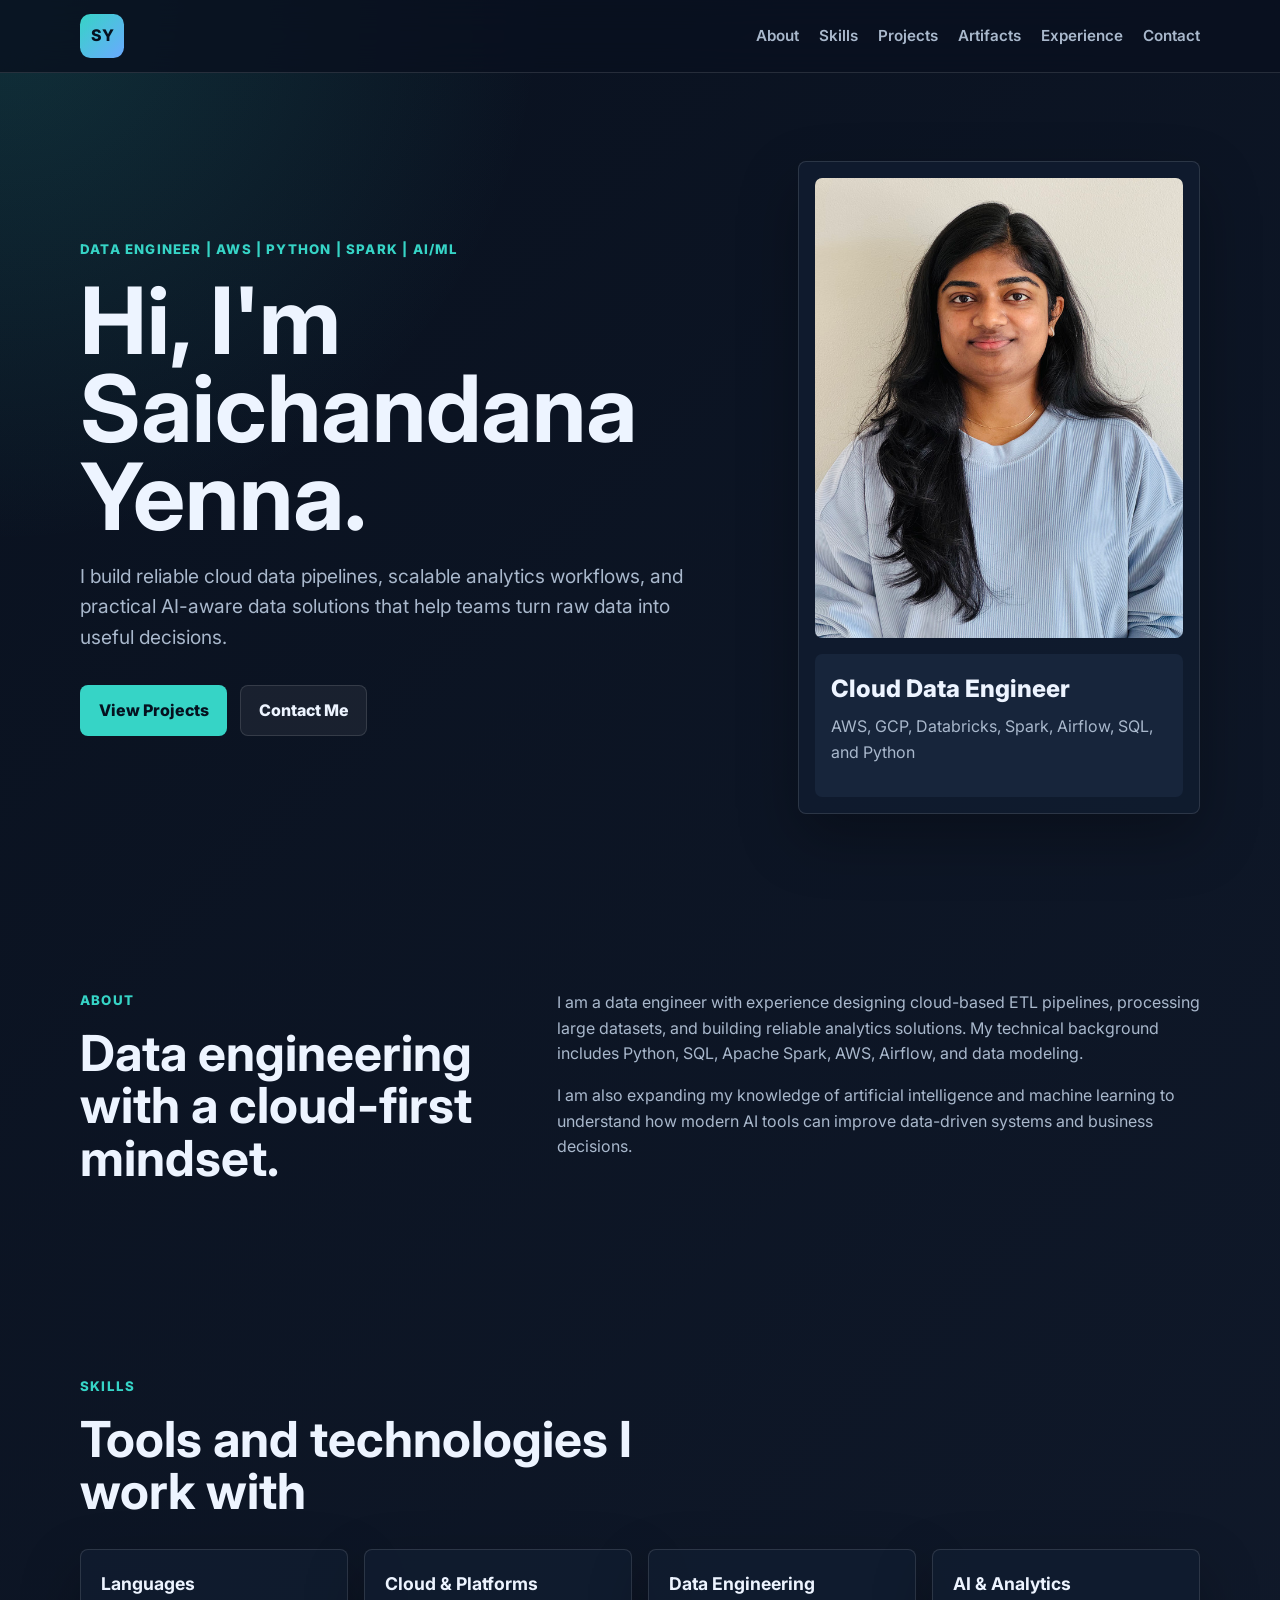
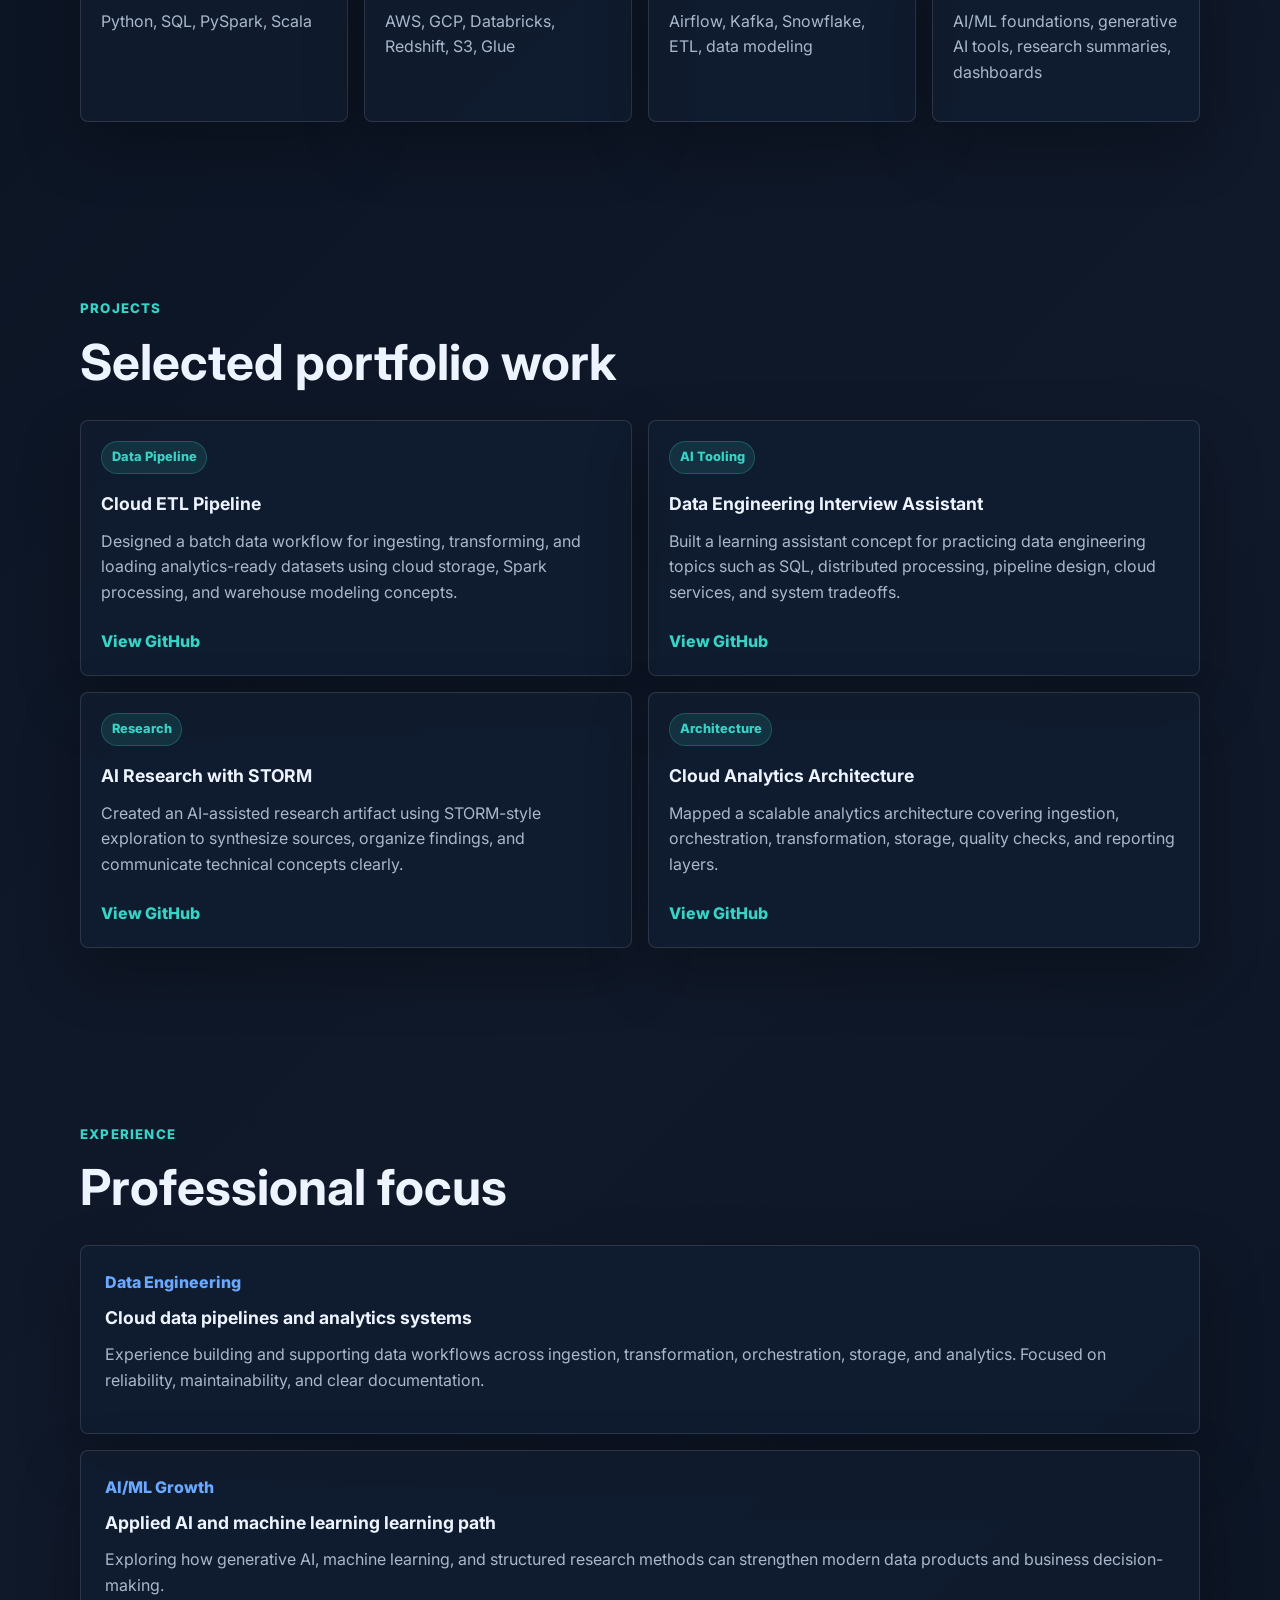
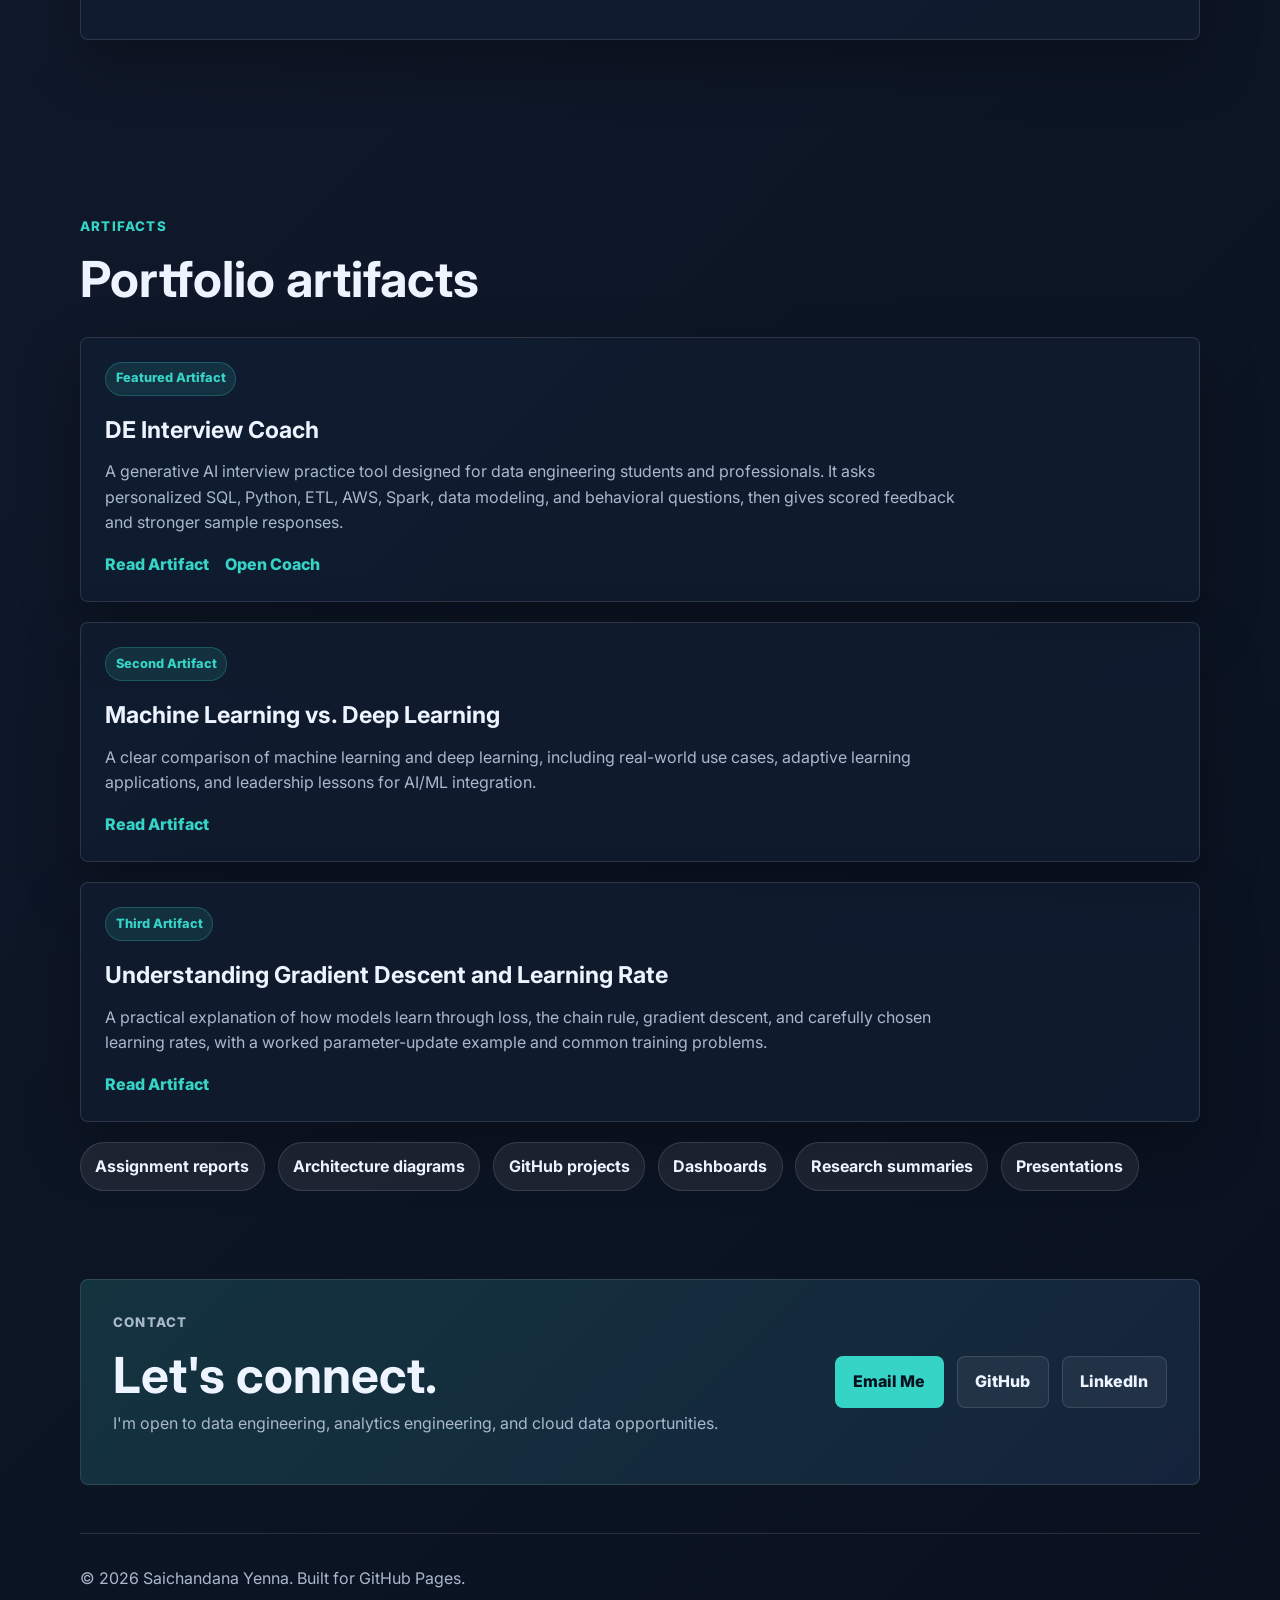
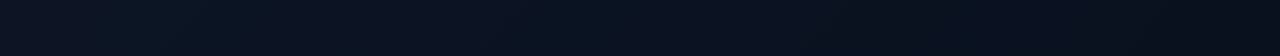
<file: index.html>
<!DOCTYPE html>
<html lang="en">
<head>
  <meta charset="UTF-8">
  <meta name="viewport" content="width=device-width, initial-scale=1.0">
  <meta name="description" content="Saichandana Yenna portfolio - Data Engineer focused on cloud data pipelines, analytics, Spark, AWS, and AI/ML.">
  <title>Saichandana Yenna | Data Engineer Portfolio</title>
  <link rel="preconnect" href="https://fonts.googleapis.com">
  <link rel="preconnect" href="https://fonts.gstatic.com" crossorigin>
  <link href="https://fonts.googleapis.com/css2?family=Inter:wght@400;500;600;700;800&amp;display=swap" rel="stylesheet">
  <link rel="stylesheet" href="styles.css">
</head>
<body>
  <a class="skip-link" href="#main">Skip to content</a>

  <header class="site-header">
    <nav class="nav" aria-label="Primary navigation">
      <a class="brand" href="#home" aria-label="Saichandana Yenna home">SY</a>
      <button class="nav-toggle" type="button" aria-label="Open menu" aria-expanded="false">
        <span></span>
        <span></span>
        <span></span>
      </button>
      <div class="nav-links">
        <a href="#about">About</a>
        <a href="#skills">Skills</a>
        <a href="#projects">Projects</a>
        <a href="#artifacts">Artifacts</a>
        <a href="#experience">Experience</a>
        <a href="#contact">Contact</a>
      </div>
    </nav>
  </header>

  <main id="main">
    <section class="hero section" id="home">
      <div class="hero-content">
        <p class="eyebrow">Data Engineer | AWS | Python | Spark | AI/ML</p>
        <h1>Hi, I'm Saichandana Yenna.</h1>
        <p class="hero-copy">
          I build reliable cloud data pipelines, scalable analytics workflows, and practical AI-aware data solutions that help teams turn raw data into useful decisions.
        </p>
        <div class="hero-actions">
          <a class="button primary" href="#projects">View Projects</a>
          <a class="button secondary" href="mailto:saichandanayenna@gmail.com">Contact Me</a>
        </div>
      </div>
      <aside class="hero-panel profile-card" aria-label="Saichandana Yenna profile">
        <img src="assets/profile-photo.jpg" alt="Portrait of Saichandana Yenna" class="profile-photo">
        <div>
          <span class="metric">Cloud Data Engineer</span>
          <p>AWS, GCP, Databricks, Spark, Airflow, SQL, and Python</p>
        </div>
      </aside>
    </section>

    <section class="section two-column" id="about">
      <div>
        <p class="eyebrow">About</p>
        <h2>Data engineering with a cloud-first mindset.</h2>
      </div>
      <div class="section-copy">
        <p>
          I am a data engineer with experience designing cloud-based ETL pipelines, processing large datasets, and building reliable analytics solutions. My technical background includes Python, SQL, Apache Spark, AWS, Airflow, and data modeling.
        </p>
        <p>
          I am also expanding my knowledge of artificial intelligence and machine learning to understand how modern AI tools can improve data-driven systems and business decisions.
        </p>
      </div>
    </section>

    <section class="section" id="skills">
      <div class="section-heading">
        <p class="eyebrow">Skills</p>
        <h2>Tools and technologies I work with</h2>
      </div>
      <div class="skill-grid">
        <div class="skill-group">
          <h3>Languages</h3>
          <p>Python, SQL, PySpark, Scala</p>
        </div>
        <div class="skill-group">
          <h3>Cloud &amp; Platforms</h3>
          <p>AWS, GCP, Databricks, Redshift, S3, Glue</p>
        </div>
        <div class="skill-group">
          <h3>Data Engineering</h3>
          <p>Airflow, Kafka, Snowflake, ETL, data modeling</p>
        </div>
        <div class="skill-group">
          <h3>AI &amp; Analytics</h3>
          <p>AI/ML foundations, generative AI tools, research summaries, dashboards</p>
        </div>
      </div>
    </section>

    <section class="section" id="projects">
      <div class="section-heading">
        <p class="eyebrow">Projects</p>
        <h2>Selected portfolio work</h2>
      </div>
      <div class="project-grid">
        <article class="project-card">
          <div class="project-tag">Data Pipeline</div>
          <h3>Cloud ETL Pipeline</h3>
          <p>Designed a batch data workflow for ingesting, transforming, and loading analytics-ready datasets using cloud storage, Spark processing, and warehouse modeling concepts.</p>
          <a href="https://github.com/SaichandanaYenna" target="_blank" rel="noreferrer">View GitHub</a>
        </article>
        <article class="project-card">
          <div class="project-tag">AI Tooling</div>
          <h3>Data Engineering Interview Assistant</h3>
          <p>Built a learning assistant concept for practicing data engineering topics such as SQL, distributed processing, pipeline design, cloud services, and system tradeoffs.</p>
          <a href="https://github.com/SaichandanaYenna" target="_blank" rel="noreferrer">View GitHub</a>
        </article>
        <article class="project-card">
          <div class="project-tag">Research</div>
          <h3>AI Research with STORM</h3>
          <p>Created an AI-assisted research artifact using STORM-style exploration to synthesize sources, organize findings, and communicate technical concepts clearly.</p>
          <a href="https://github.com/SaichandanaYenna" target="_blank" rel="noreferrer">View GitHub</a>
        </article>
        <article class="project-card">
          <div class="project-tag">Architecture</div>
          <h3>Cloud Analytics Architecture</h3>
          <p>Mapped a scalable analytics architecture covering ingestion, orchestration, transformation, storage, quality checks, and reporting layers.</p>
          <a href="https://github.com/SaichandanaYenna" target="_blank" rel="noreferrer">View GitHub</a>
        </article>
      </div>
    </section>

    <section class="section timeline-section" id="experience">
      <div class="section-heading">
        <p class="eyebrow">Experience</p>
        <h2>Professional focus</h2>
      </div>
      <div class="timeline">
        <article class="timeline-item">
          <span>Data Engineering</span>
          <h3>Cloud data pipelines and analytics systems</h3>
          <p>Experience building and supporting data workflows across ingestion, transformation, orchestration, storage, and analytics. Focused on reliability, maintainability, and clear documentation.</p>
        </article>
        <article class="timeline-item">
          <span>AI/ML Growth</span>
          <h3>Applied AI and machine learning learning path</h3>
          <p>Exploring how generative AI, machine learning, and structured research methods can strengthen modern data products and business decision-making.</p>
        </article>
      </div>
    </section>

    <section class="section" id="artifacts">
      <div class="section-heading">
        <p class="eyebrow">Artifacts</p>
        <h2>Portfolio artifacts</h2>
      </div>
      <article class="artifact-card">
        <div class="project-tag">Featured Artifact</div>
        <h3>DE Interview Coach</h3>
        <p>
          A generative AI interview practice tool designed for data engineering students and professionals. It asks personalized SQL, Python, ETL, AWS, Spark, data modeling, and behavioral questions, then gives scored feedback and stronger sample responses.
        </p>
        <div class="artifact-actions">
          <a href="de-interview-coach.html">Read Artifact</a>
          <a href="https://chatgpt.com/g/g-6a4af58b7a688191876b90e25c432fd0-de-interview-coach" target="_blank" rel="noreferrer">Open Coach</a>
        </div>
      </article>
      <article class="artifact-card">
        <div class="project-tag">Second Artifact</div>
        <h3>Machine Learning vs. Deep Learning</h3>
        <p>
          A clear comparison of machine learning and deep learning, including real-world use cases, adaptive learning applications, and leadership lessons for AI/ML integration.
        </p>
        <div class="artifact-actions">
          <a href="machine-learning-vs-deep-learning.html">Read Artifact</a>
        </div>
      </article>
      <article class="artifact-card">
        <div class="project-tag">Third Artifact</div>
        <h3>Understanding Gradient Descent and Learning Rate</h3>
        <p>
          A practical explanation of how models learn through loss, the chain rule, gradient descent, and carefully chosen learning rates, with a worked parameter-update example and common training problems.
        </p>
        <div class="artifact-actions">
          <a href="gradient-descent-and-learning-rate.html">Read Artifact</a>
        </div>
      </article>
      <div class="artifact-list">
        <span>Assignment reports</span>
        <span>Architecture diagrams</span>
        <span>GitHub projects</span>
        <span>Dashboards</span>
        <span>Research summaries</span>
        <span>Presentations</span>
      </div>
    </section>

    <section class="section contact-section" id="contact">
      <div>
        <p class="eyebrow">Contact</p>
        <h2>Let's connect.</h2>
        <p>I'm open to data engineering, analytics engineering, and cloud data opportunities.</p>
      </div>
      <div class="contact-actions">
        <a class="button primary" href="mailto:saichandanayenna@gmail.com">Email Me</a>
        <a class="button secondary" href="https://github.com/SaichandanaYenna" target="_blank" rel="noreferrer">GitHub</a>
        <a class="button secondary" href="https://www.linkedin.com/in/saichandana-yenna/" target="_blank" rel="noreferrer">LinkedIn</a>
      </div>
    </section>
  </main>

  <footer class="site-footer">
    <p>&copy; <span id="year"></span> Saichandana Yenna. Built for GitHub Pages.</p>
  </footer>

  <script src="script.js"></script>
</body>
</html>
</file>
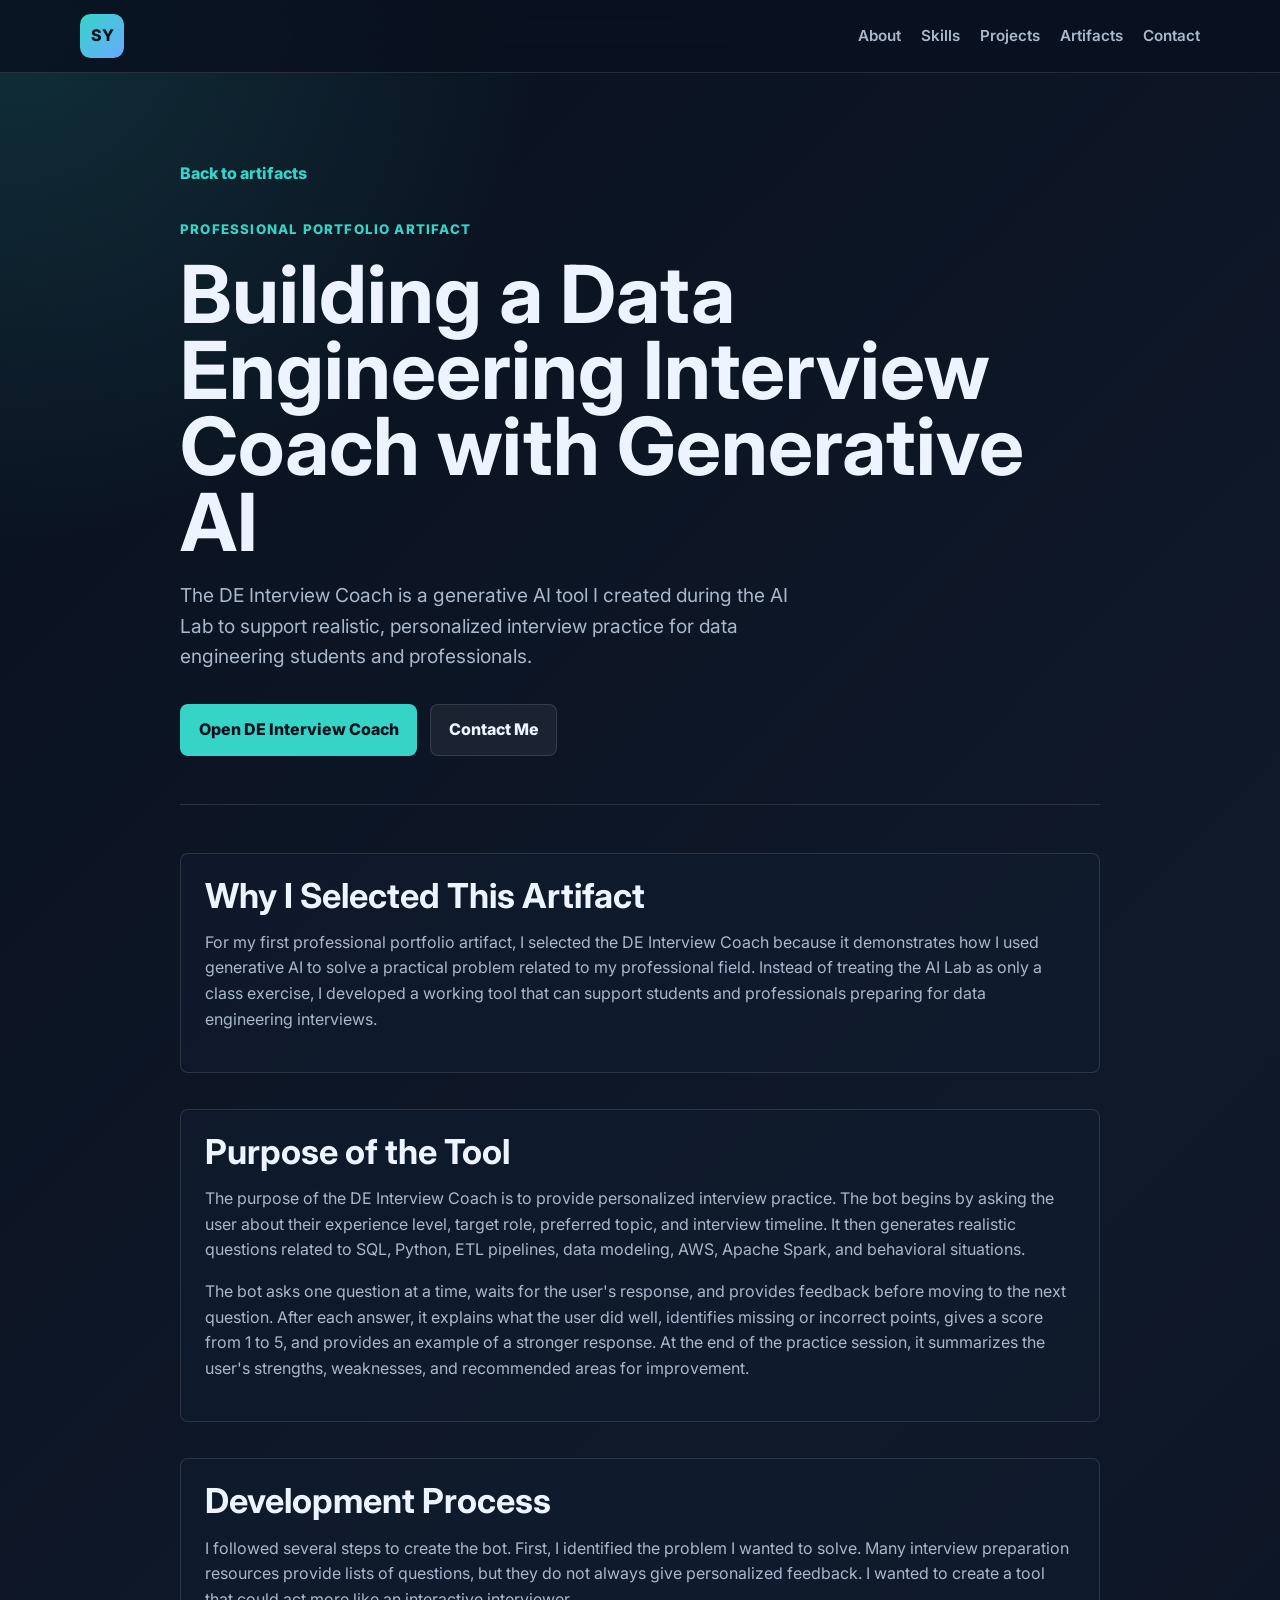
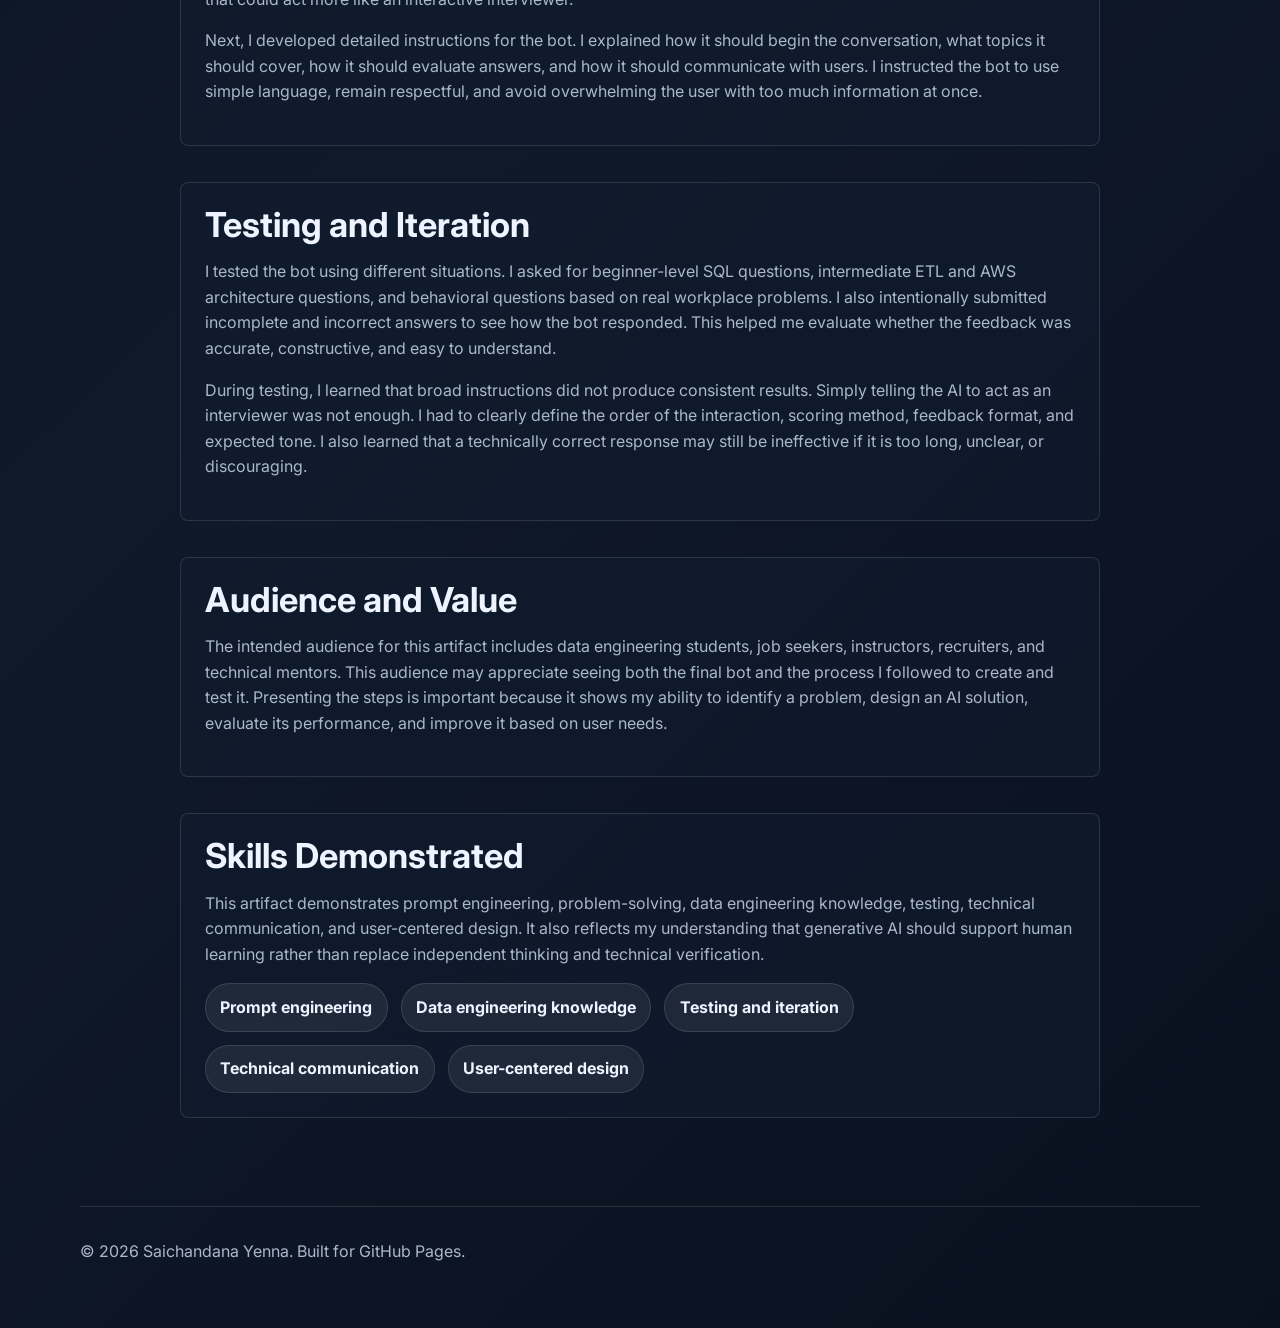
<file: de-interview-coach.html>
<!DOCTYPE html>
<html lang="en">
<head>
  <meta charset="UTF-8">
  <meta name="viewport" content="width=device-width, initial-scale=1.0">
  <meta name="description" content="DE Interview Coach portfolio artifact by Saichandana Yenna, a generative AI tool for data engineering interview practice.">
  <title>DE Interview Coach | Saichandana Yenna</title>
  <link rel="preconnect" href="https://fonts.googleapis.com">
  <link rel="preconnect" href="https://fonts.gstatic.com" crossorigin>
  <link href="https://fonts.googleapis.com/css2?family=Inter:wght@400;500;600;700;800&display=swap" rel="stylesheet">
  <link rel="stylesheet" href="styles.css">
</head>
<body>
  <a class="skip-link" href="#main">Skip to content</a>

  <header class="site-header">
    <nav class="nav" aria-label="Primary navigation">
      <a class="brand" href="index.html#home" aria-label="Saichandana Yenna home">SY</a>
      <button class="nav-toggle" type="button" aria-label="Open menu" aria-expanded="false">
        <span></span>
        <span></span>
        <span></span>
      </button>
      <div class="nav-links">
        <a href="index.html#about">About</a>
        <a href="index.html#skills">Skills</a>
        <a href="index.html#projects">Projects</a>
        <a href="index.html#artifacts">Artifacts</a>
        <a href="index.html#contact">Contact</a>
      </div>
    </nav>
  </header>

  <main id="main">
    <article class="artifact-page section">
      <a class="back-link" href="index.html#artifacts">Back to artifacts</a>
      <div class="artifact-hero">
        <p class="eyebrow">Professional Portfolio Artifact</p>
        <h1>Building a Data Engineering Interview Coach with Generative AI</h1>
        <p class="hero-copy">
          The DE Interview Coach is a generative AI tool I created during the AI Lab to support realistic, personalized interview practice for data engineering students and professionals.
        </p>
        <div class="hero-actions">
          <a class="button primary" href="https://chatgpt.com/g/g-6a4af58b7a688191876b90e25c432fd0-de-interview-coach" target="_blank" rel="noreferrer">Open DE Interview Coach</a>
          <a class="button secondary" href="index.html#contact">Contact Me</a>
        </div>
      </div>

      <div class="artifact-body">
        <section>
          <h2>Why I Selected This Artifact</h2>
          <p>
            For my first professional portfolio artifact, I selected the DE Interview Coach because it demonstrates how I used generative AI to solve a practical problem related to my professional field. Instead of treating the AI Lab as only a class exercise, I developed a working tool that can support students and professionals preparing for data engineering interviews.
          </p>
        </section>

        <section>
          <h2>Purpose of the Tool</h2>
          <p>
            The purpose of the DE Interview Coach is to provide personalized interview practice. The bot begins by asking the user about their experience level, target role, preferred topic, and interview timeline. It then generates realistic questions related to SQL, Python, ETL pipelines, data modeling, AWS, Apache Spark, and behavioral situations.
          </p>
          <p>
            The bot asks one question at a time, waits for the user's response, and provides feedback before moving to the next question. After each answer, it explains what the user did well, identifies missing or incorrect points, gives a score from 1 to 5, and provides an example of a stronger response. At the end of the practice session, it summarizes the user's strengths, weaknesses, and recommended areas for improvement.
          </p>
        </section>

        <section>
          <h2>Development Process</h2>
          <p>
            I followed several steps to create the bot. First, I identified the problem I wanted to solve. Many interview preparation resources provide lists of questions, but they do not always give personalized feedback. I wanted to create a tool that could act more like an interactive interviewer.
          </p>
          <p>
            Next, I developed detailed instructions for the bot. I explained how it should begin the conversation, what topics it should cover, how it should evaluate answers, and how it should communicate with users. I instructed the bot to use simple language, remain respectful, and avoid overwhelming the user with too much information at once.
          </p>
        </section>

        <section>
          <h2>Testing and Iteration</h2>
          <p>
            I tested the bot using different situations. I asked for beginner-level SQL questions, intermediate ETL and AWS architecture questions, and behavioral questions based on real workplace problems. I also intentionally submitted incomplete and incorrect answers to see how the bot responded. This helped me evaluate whether the feedback was accurate, constructive, and easy to understand.
          </p>
          <p>
            During testing, I learned that broad instructions did not produce consistent results. Simply telling the AI to act as an interviewer was not enough. I had to clearly define the order of the interaction, scoring method, feedback format, and expected tone. I also learned that a technically correct response may still be ineffective if it is too long, unclear, or discouraging.
          </p>
        </section>

        <section>
          <h2>Audience and Value</h2>
          <p>
            The intended audience for this artifact includes data engineering students, job seekers, instructors, recruiters, and technical mentors. This audience may appreciate seeing both the final bot and the process I followed to create and test it. Presenting the steps is important because it shows my ability to identify a problem, design an AI solution, evaluate its performance, and improve it based on user needs.
          </p>
        </section>

        <section>
          <h2>Skills Demonstrated</h2>
          <p>
            This artifact demonstrates prompt engineering, problem-solving, data engineering knowledge, testing, technical communication, and user-centered design. It also reflects my understanding that generative AI should support human learning rather than replace independent thinking and technical verification.
          </p>
          <div class="artifact-list">
            <span>Prompt engineering</span>
            <span>Data engineering knowledge</span>
            <span>Testing and iteration</span>
            <span>Technical communication</span>
            <span>User-centered design</span>
          </div>
        </section>
      </div>
    </article>
  </main>

  <footer class="site-footer">
    <p>&copy; <span id="year"></span> Saichandana Yenna. Built for GitHub Pages.</p>
  </footer>

  <script src="script.js"></script>
</body>
</html>
</file>
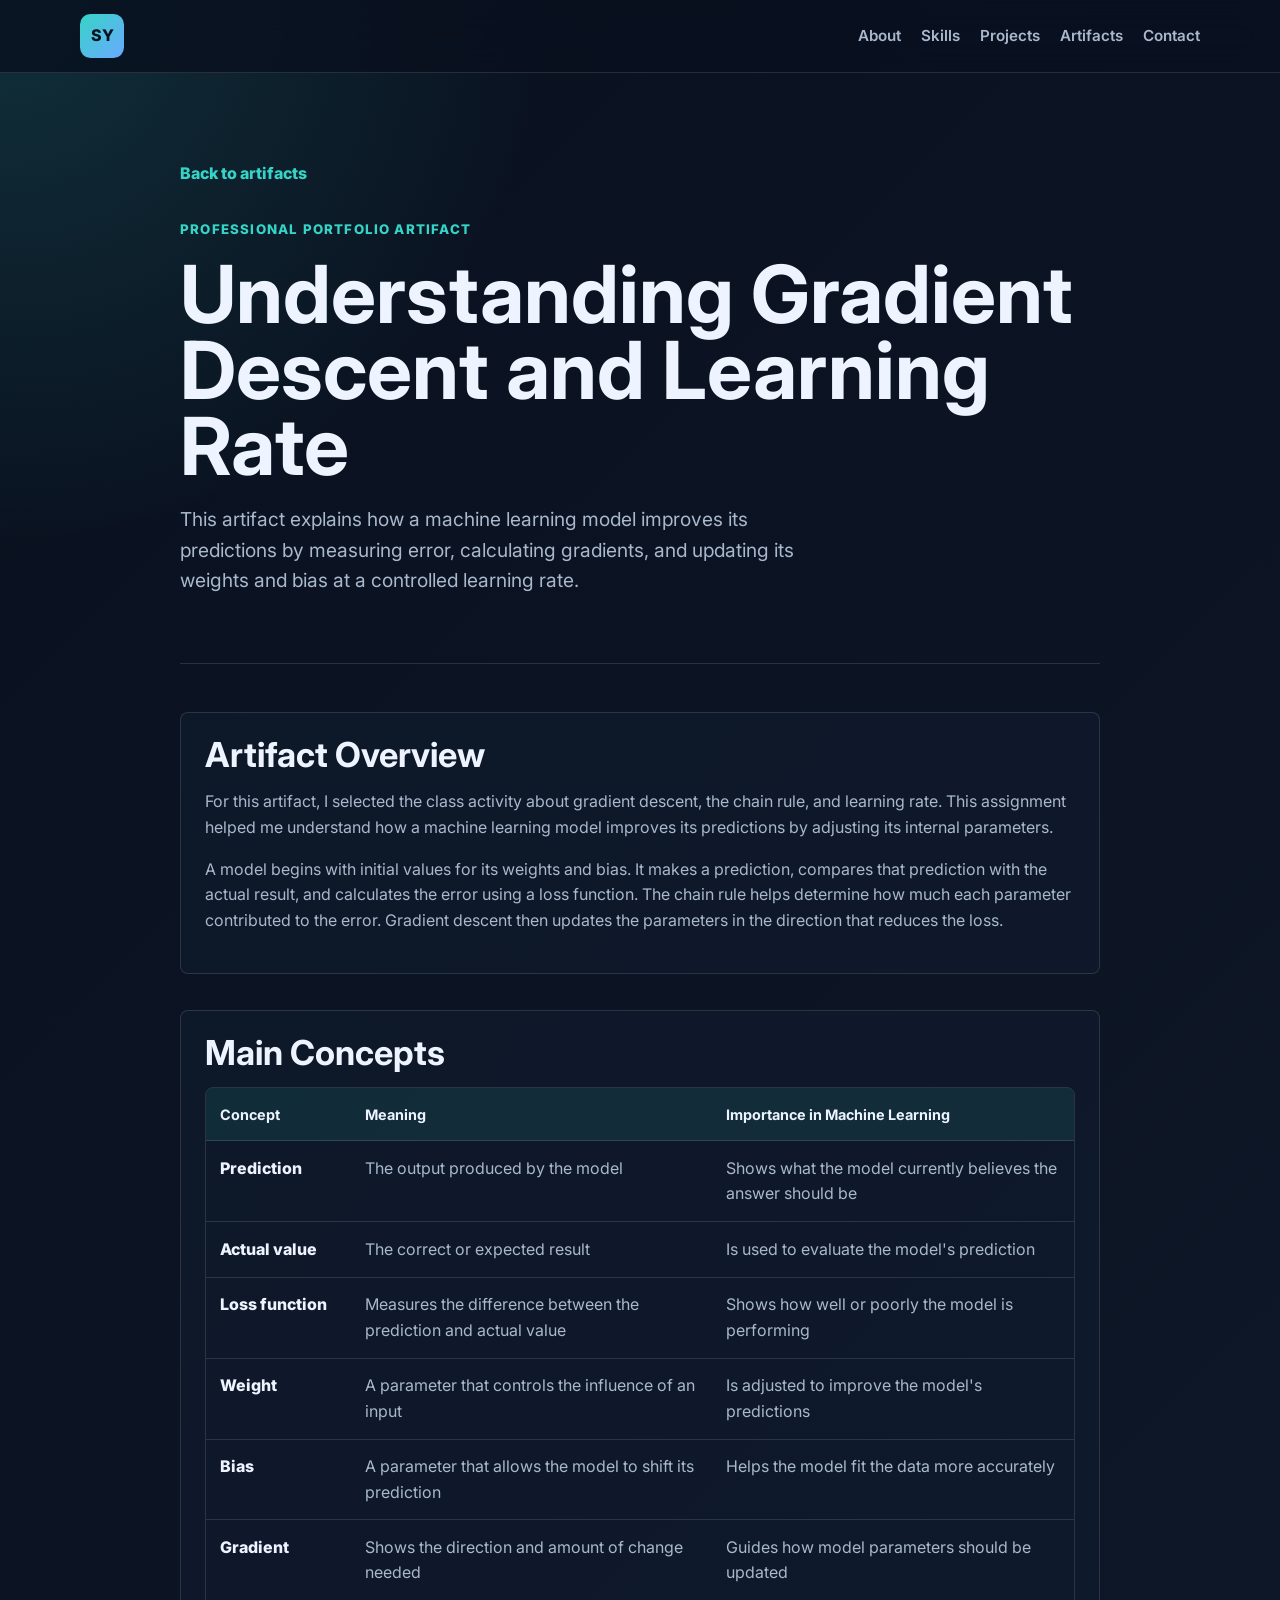
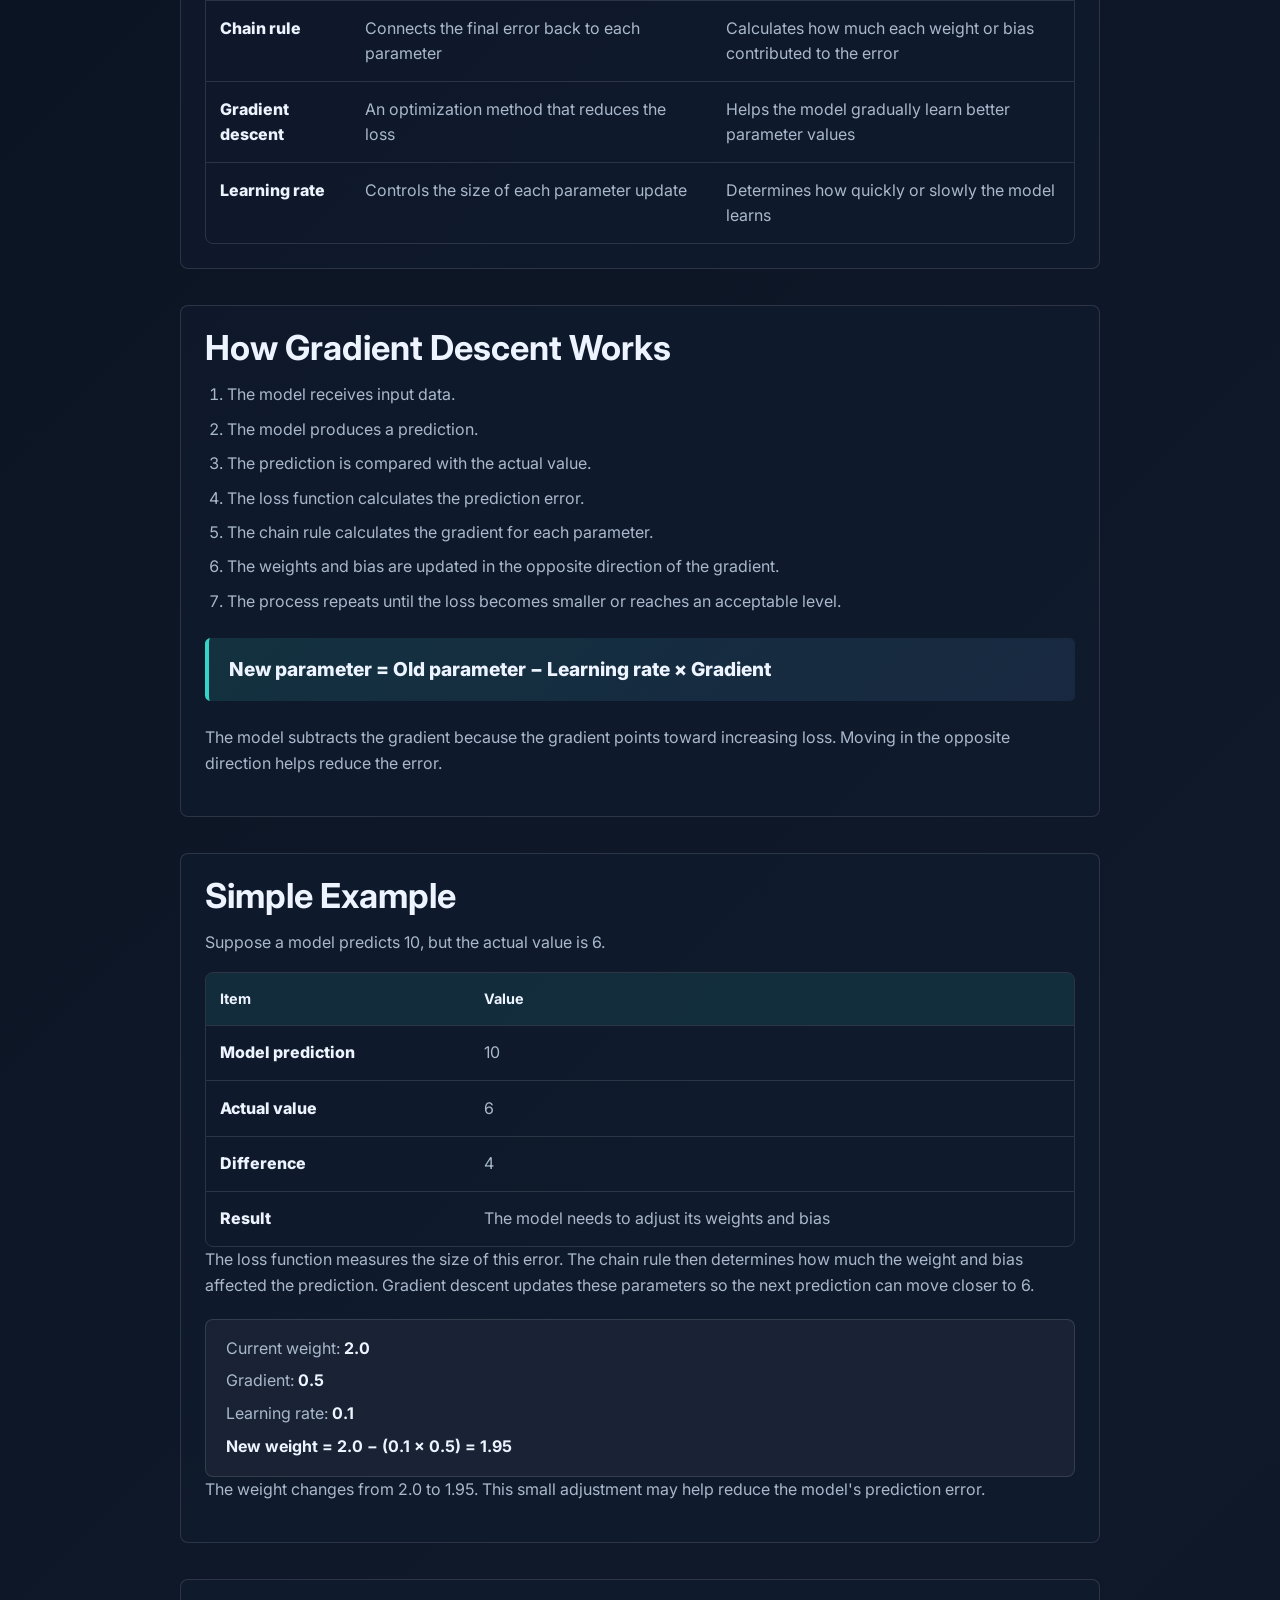
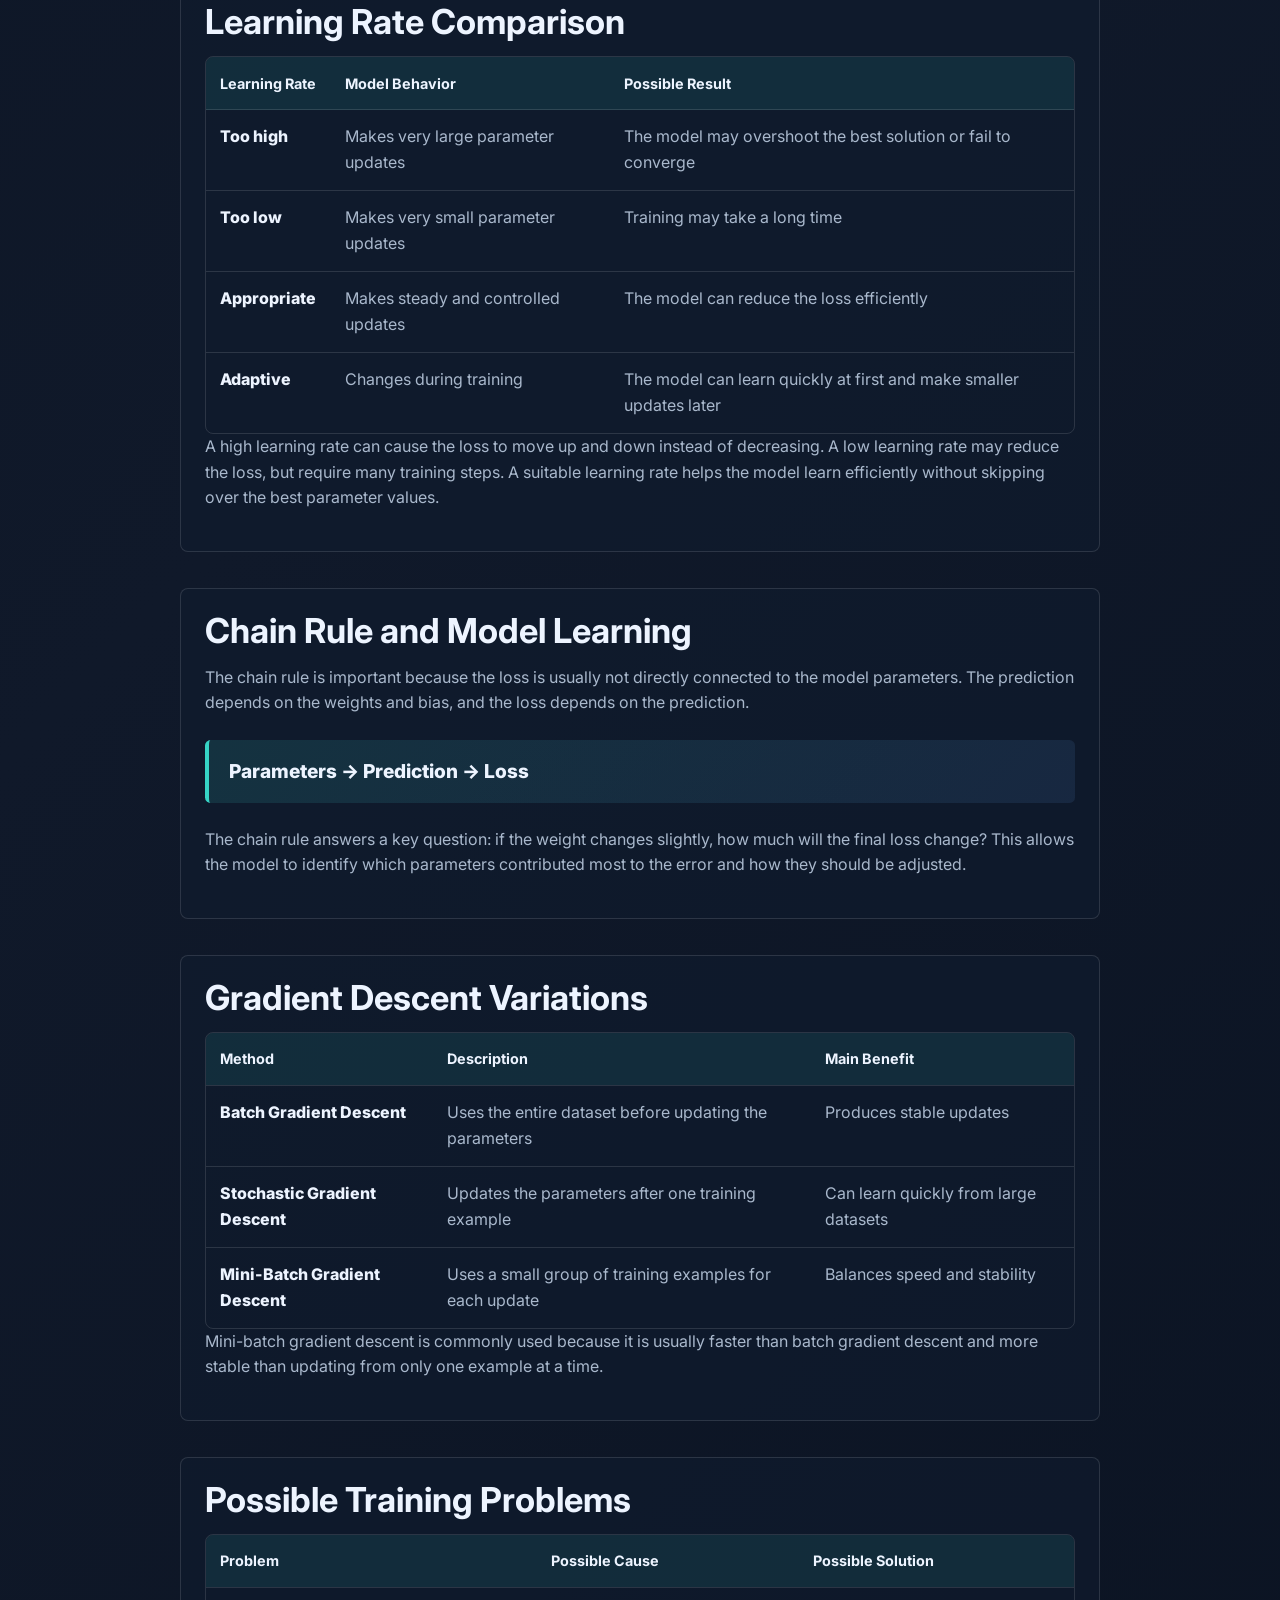
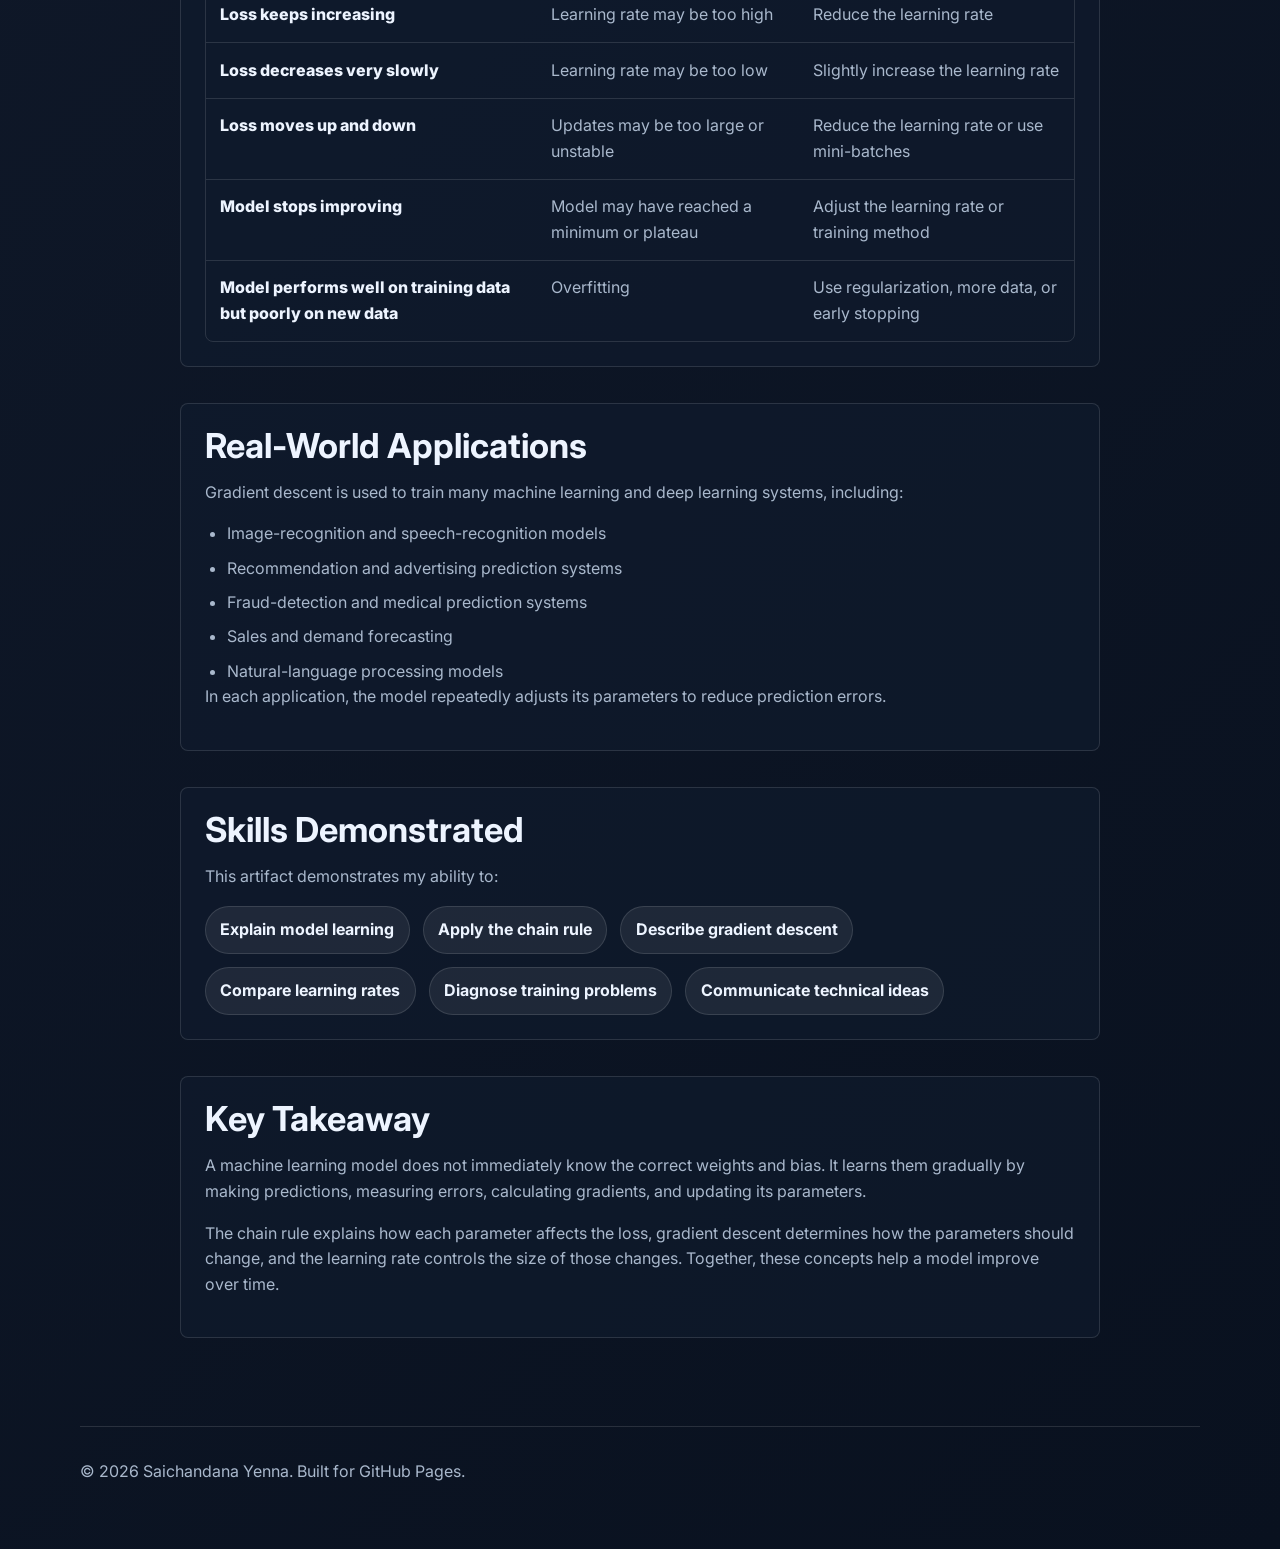
<file: gradient-descent-and-learning-rate.html>
<!DOCTYPE html>
<html lang="en">
<head>
  <meta charset="UTF-8">
  <meta name="viewport" content="width=device-width, initial-scale=1.0">
  <meta name="description" content="Gradient descent and learning rate portfolio artifact by Saichandana Yenna.">
  <title>Gradient Descent and Learning Rate | Saichandana Yenna</title>
  <link rel="preconnect" href="https://fonts.googleapis.com">
  <link rel="preconnect" href="https://fonts.gstatic.com" crossorigin>
  <link href="https://fonts.googleapis.com/css2?family=Inter:wght@400;500;600;700;800&amp;display=swap" rel="stylesheet">
  <link rel="stylesheet" href="styles.css">
</head>
<body>
  <a class="skip-link" href="#main">Skip to content</a>

  <header class="site-header">
    <nav class="nav" aria-label="Primary navigation">
      <a class="brand" href="index.html#home" aria-label="Saichandana Yenna home">SY</a>
      <button class="nav-toggle" type="button" aria-label="Open menu" aria-expanded="false">
        <span></span>
        <span></span>
        <span></span>
      </button>
      <div class="nav-links">
        <a href="index.html#about">About</a>
        <a href="index.html#skills">Skills</a>
        <a href="index.html#projects">Projects</a>
        <a href="index.html#artifacts">Artifacts</a>
        <a href="index.html#contact">Contact</a>
      </div>
    </nav>
  </header>

  <main id="main">
    <article class="artifact-page section">
      <a class="back-link" href="index.html#artifacts">Back to artifacts</a>
      <div class="artifact-hero">
        <p class="eyebrow">Professional Portfolio Artifact</p>
        <h1>Understanding Gradient Descent and Learning Rate</h1>
        <p class="hero-copy">
          This artifact explains how a machine learning model improves its predictions by measuring error, calculating gradients, and updating its weights and bias at a controlled learning rate.
        </p>
      </div>

      <div class="artifact-body">
        <section>
          <h2>Artifact Overview</h2>
          <p>
            For this artifact, I selected the class activity about gradient descent, the chain rule, and learning rate. This assignment helped me understand how a machine learning model improves its predictions by adjusting its internal parameters.
          </p>
          <p>
            A model begins with initial values for its weights and bias. It makes a prediction, compares that prediction with the actual result, and calculates the error using a loss function. The chain rule helps determine how much each parameter contributed to the error. Gradient descent then updates the parameters in the direction that reduces the loss.
          </p>
        </section>

        <section>
          <h2>Main Concepts</h2>
          <div class="table-wrap">
            <table>
              <thead>
                <tr><th>Concept</th><th>Meaning</th><th>Importance in Machine Learning</th></tr>
              </thead>
              <tbody>
                <tr><td>Prediction</td><td>The output produced by the model</td><td>Shows what the model currently believes the answer should be</td></tr>
                <tr><td>Actual value</td><td>The correct or expected result</td><td>Is used to evaluate the model's prediction</td></tr>
                <tr><td>Loss function</td><td>Measures the difference between the prediction and actual value</td><td>Shows how well or poorly the model is performing</td></tr>
                <tr><td>Weight</td><td>A parameter that controls the influence of an input</td><td>Is adjusted to improve the model's predictions</td></tr>
                <tr><td>Bias</td><td>A parameter that allows the model to shift its prediction</td><td>Helps the model fit the data more accurately</td></tr>
                <tr><td>Gradient</td><td>Shows the direction and amount of change needed</td><td>Guides how model parameters should be updated</td></tr>
                <tr><td>Chain rule</td><td>Connects the final error back to each parameter</td><td>Calculates how much each weight or bias contributed to the error</td></tr>
                <tr><td>Gradient descent</td><td>An optimization method that reduces the loss</td><td>Helps the model gradually learn better parameter values</td></tr>
                <tr><td>Learning rate</td><td>Controls the size of each parameter update</td><td>Determines how quickly or slowly the model learns</td></tr>
              </tbody>
            </table>
          </div>
        </section>

        <section>
          <h2>How Gradient Descent Works</h2>
          <ol>
            <li>The model receives input data.</li>
            <li>The model produces a prediction.</li>
            <li>The prediction is compared with the actual value.</li>
            <li>The loss function calculates the prediction error.</li>
            <li>The chain rule calculates the gradient for each parameter.</li>
            <li>The weights and bias are updated in the opposite direction of the gradient.</li>
            <li>The process repeats until the loss becomes smaller or reaches an acceptable level.</li>
          </ol>
          <div class="formula" role="math" aria-label="New parameter equals old parameter minus learning rate times gradient">
            New parameter = Old parameter − Learning rate × Gradient
          </div>
          <p>
            The model subtracts the gradient because the gradient points toward increasing loss. Moving in the opposite direction helps reduce the error.
          </p>
        </section>

        <section>
          <h2>Simple Example</h2>
          <p>Suppose a model predicts 10, but the actual value is 6.</p>
          <div class="table-wrap">
            <table>
              <thead><tr><th>Item</th><th>Value</th></tr></thead>
              <tbody>
                <tr><td>Model prediction</td><td>10</td></tr>
                <tr><td>Actual value</td><td>6</td></tr>
                <tr><td>Difference</td><td>4</td></tr>
                <tr><td>Result</td><td>The model needs to adjust its weights and bias</td></tr>
              </tbody>
            </table>
          </div>
          <p>
            The loss function measures the size of this error. The chain rule then determines how much the weight and bias affected the prediction. Gradient descent updates these parameters so the next prediction can move closer to 6.
          </p>
          <div class="calculation">
            <span>Current weight: <strong>2.0</strong></span>
            <span>Gradient: <strong>0.5</strong></span>
            <span>Learning rate: <strong>0.1</strong></span>
            <span><strong>New weight = 2.0 − (0.1 × 0.5) = 1.95</strong></span>
          </div>
          <p>
            The weight changes from 2.0 to 1.95. This small adjustment may help reduce the model's prediction error.
          </p>
        </section>

        <section>
          <h2>Learning Rate Comparison</h2>
          <div class="table-wrap">
            <table>
              <thead><tr><th>Learning Rate</th><th>Model Behavior</th><th>Possible Result</th></tr></thead>
              <tbody>
                <tr><td>Too high</td><td>Makes very large parameter updates</td><td>The model may overshoot the best solution or fail to converge</td></tr>
                <tr><td>Too low</td><td>Makes very small parameter updates</td><td>Training may take a long time</td></tr>
                <tr><td>Appropriate</td><td>Makes steady and controlled updates</td><td>The model can reduce the loss efficiently</td></tr>
                <tr><td>Adaptive</td><td>Changes during training</td><td>The model can learn quickly at first and make smaller updates later</td></tr>
              </tbody>
            </table>
          </div>
          <p>
            A high learning rate can cause the loss to move up and down instead of decreasing. A low learning rate may reduce the loss, but require many training steps. A suitable learning rate helps the model learn efficiently without skipping over the best parameter values.
          </p>
        </section>

        <section>
          <h2>Chain Rule and Model Learning</h2>
          <p>
            The chain rule is important because the loss is usually not directly connected to the model parameters. The prediction depends on the weights and bias, and the loss depends on the prediction.
          </p>
          <div class="formula">Parameters → Prediction → Loss</div>
          <p>
            The chain rule answers a key question: if the weight changes slightly, how much will the final loss change? This allows the model to identify which parameters contributed most to the error and how they should be adjusted.
          </p>
        </section>

        <section>
          <h2>Gradient Descent Variations</h2>
          <div class="table-wrap">
            <table>
              <thead><tr><th>Method</th><th>Description</th><th>Main Benefit</th></tr></thead>
              <tbody>
                <tr><td>Batch Gradient Descent</td><td>Uses the entire dataset before updating the parameters</td><td>Produces stable updates</td></tr>
                <tr><td>Stochastic Gradient Descent</td><td>Updates the parameters after one training example</td><td>Can learn quickly from large datasets</td></tr>
                <tr><td>Mini-Batch Gradient Descent</td><td>Uses a small group of training examples for each update</td><td>Balances speed and stability</td></tr>
              </tbody>
            </table>
          </div>
          <p>
            Mini-batch gradient descent is commonly used because it is usually faster than batch gradient descent and more stable than updating from only one example at a time.
          </p>
        </section>

        <section>
          <h2>Possible Training Problems</h2>
          <div class="table-wrap">
            <table>
              <thead><tr><th>Problem</th><th>Possible Cause</th><th>Possible Solution</th></tr></thead>
              <tbody>
                <tr><td>Loss keeps increasing</td><td>Learning rate may be too high</td><td>Reduce the learning rate</td></tr>
                <tr><td>Loss decreases very slowly</td><td>Learning rate may be too low</td><td>Slightly increase the learning rate</td></tr>
                <tr><td>Loss moves up and down</td><td>Updates may be too large or unstable</td><td>Reduce the learning rate or use mini-batches</td></tr>
                <tr><td>Model stops improving</td><td>Model may have reached a minimum or plateau</td><td>Adjust the learning rate or training method</td></tr>
                <tr><td>Model performs well on training data but poorly on new data</td><td>Overfitting</td><td>Use regularization, more data, or early stopping</td></tr>
              </tbody>
            </table>
          </div>
        </section>

        <section>
          <h2>Real-World Applications</h2>
          <p>Gradient descent is used to train many machine learning and deep learning systems, including:</p>
          <ul>
            <li>Image-recognition and speech-recognition models</li>
            <li>Recommendation and advertising prediction systems</li>
            <li>Fraud-detection and medical prediction systems</li>
            <li>Sales and demand forecasting</li>
            <li>Natural-language processing models</li>
          </ul>
          <p>In each application, the model repeatedly adjusts its parameters to reduce prediction errors.</p>
        </section>

        <section>
          <h2>Skills Demonstrated</h2>
          <p>This artifact demonstrates my ability to:</p>
          <div class="artifact-list">
            <span>Explain model learning</span>
            <span>Apply the chain rule</span>
            <span>Describe gradient descent</span>
            <span>Compare learning rates</span>
            <span>Diagnose training problems</span>
            <span>Communicate technical ideas</span>
          </div>
        </section>

        <section>
          <h2>Key Takeaway</h2>
          <p>
            A machine learning model does not immediately know the correct weights and bias. It learns them gradually by making predictions, measuring errors, calculating gradients, and updating its parameters.
          </p>
          <p>
            The chain rule explains how each parameter affects the loss, gradient descent determines how the parameters should change, and the learning rate controls the size of those changes. Together, these concepts help a model improve over time.
          </p>
        </section>

      </div>
    </article>
  </main>

  <footer class="site-footer">
    <p>&copy; <span id="year"></span> Saichandana Yenna. Built for GitHub Pages.</p>
  </footer>

  <script src="script.js"></script>
</body>
</html>
</file>
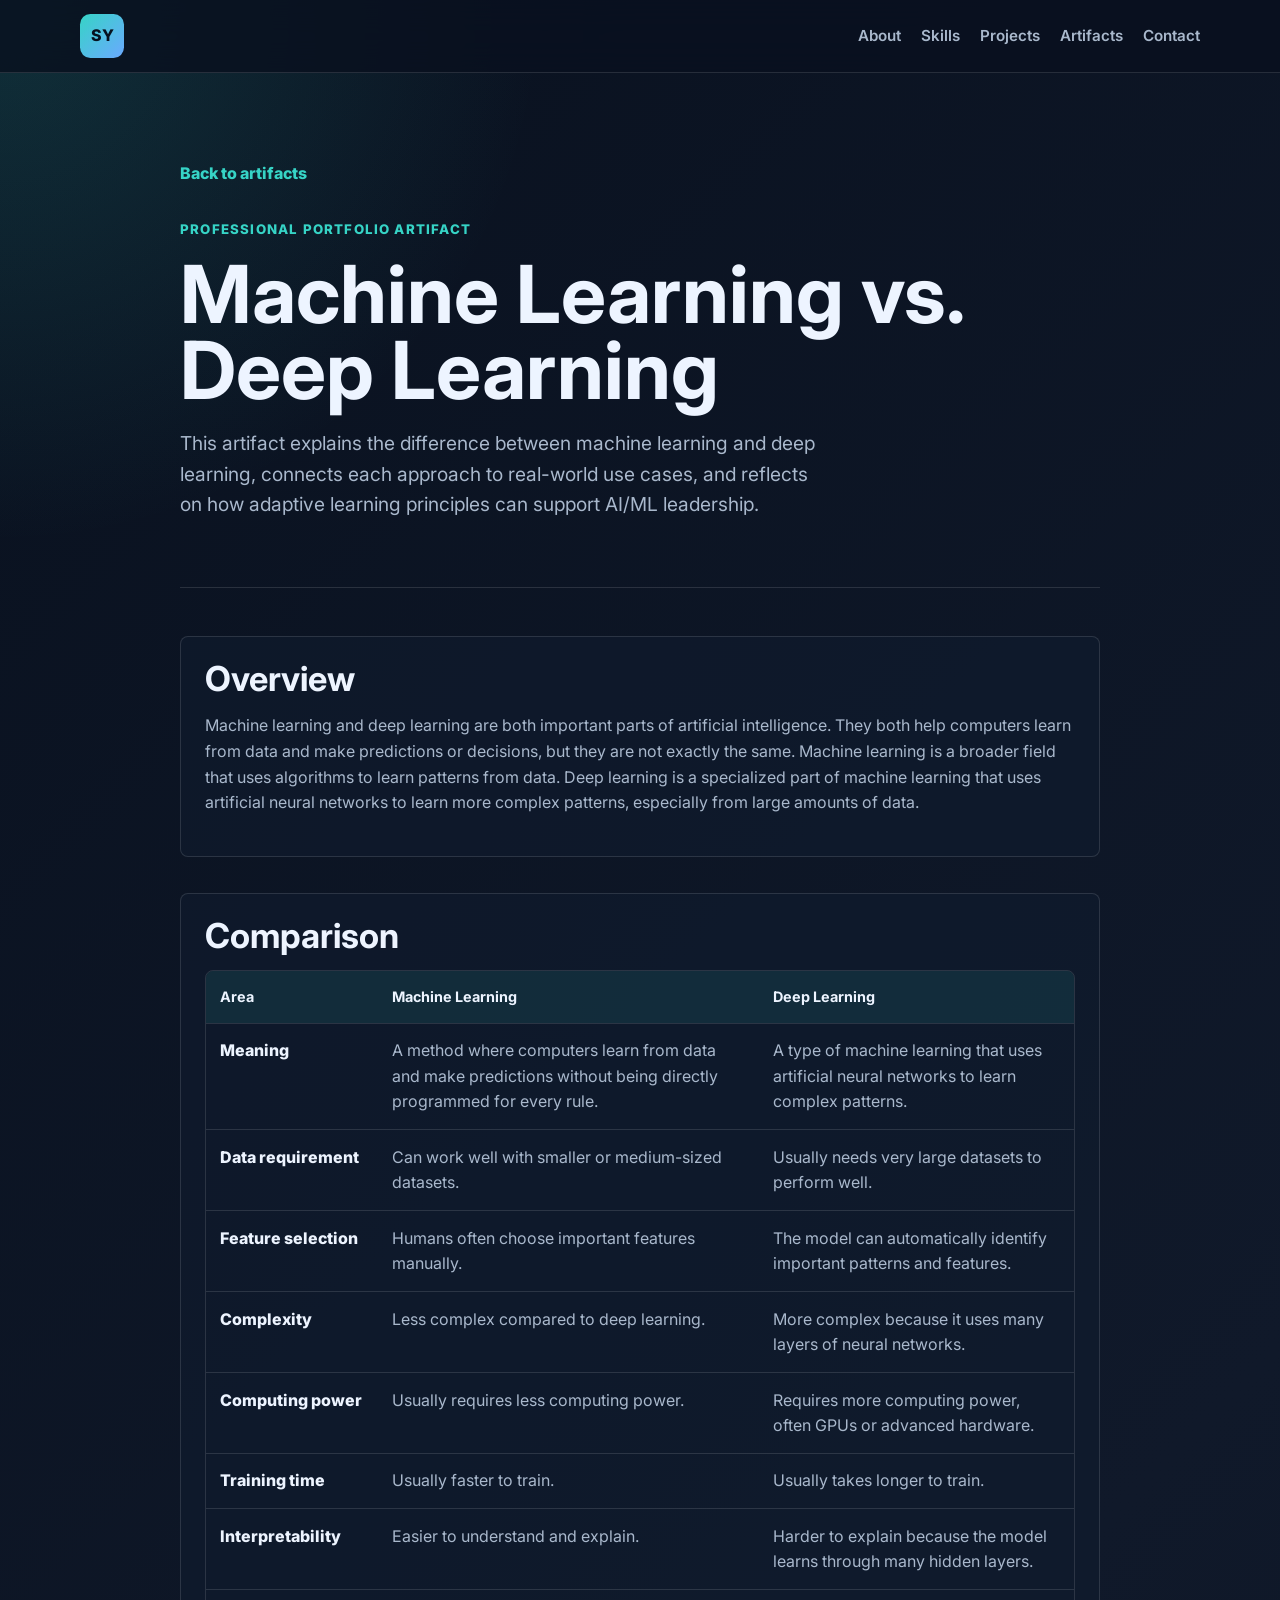
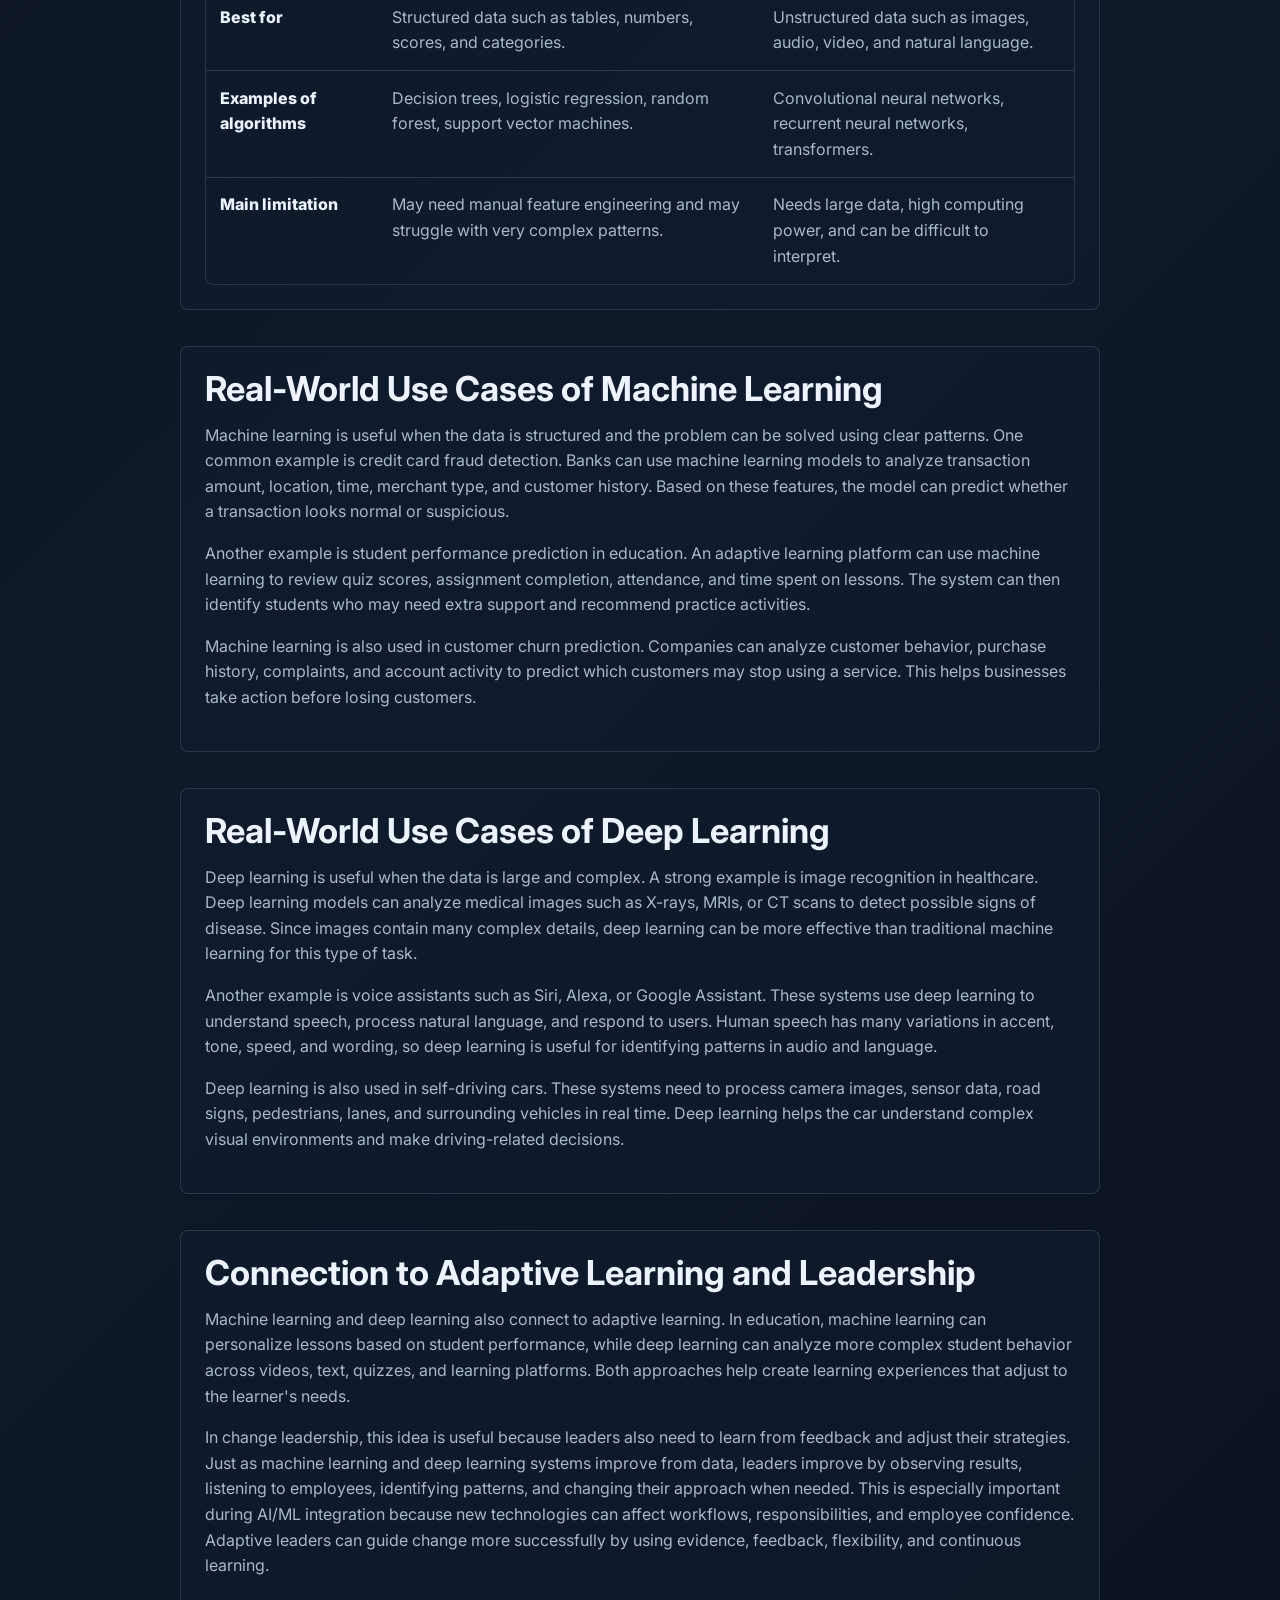
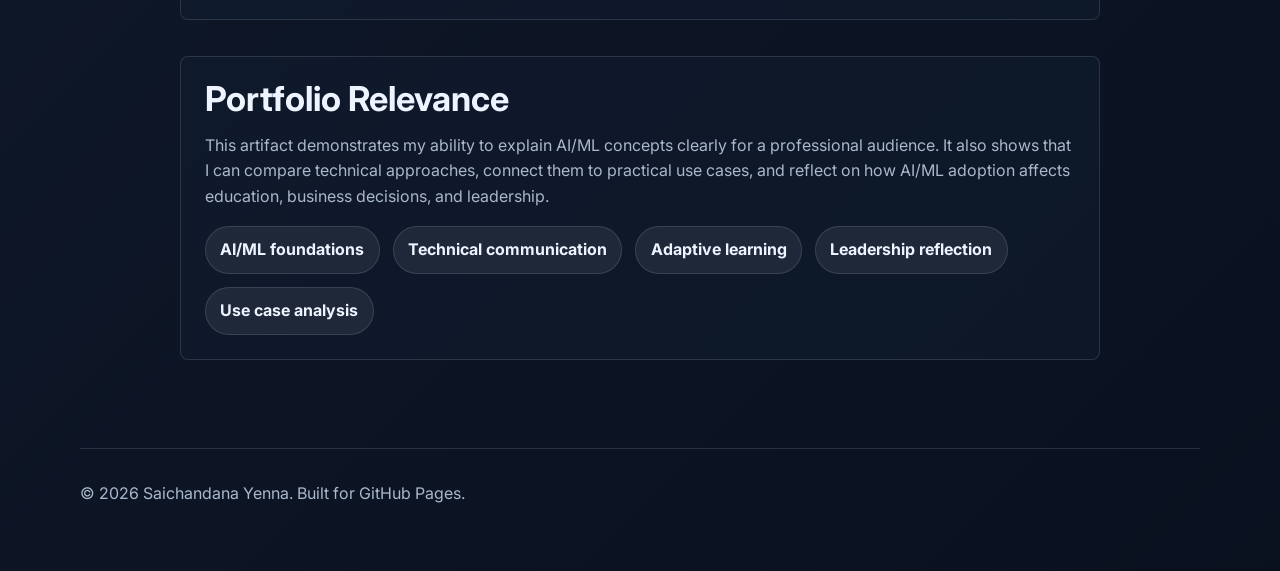
<file: machine-learning-vs-deep-learning.html>
<!DOCTYPE html>
<html lang="en">
<head>
  <meta charset="UTF-8">
  <meta name="viewport" content="width=device-width, initial-scale=1.0">
  <meta name="description" content="Machine Learning vs. Deep Learning portfolio artifact by Saichandana Yenna.">
  <title>Machine Learning vs. Deep Learning | Saichandana Yenna</title>
  <link rel="preconnect" href="https://fonts.googleapis.com">
  <link rel="preconnect" href="https://fonts.gstatic.com" crossorigin>
  <link href="https://fonts.googleapis.com/css2?family=Inter:wght@400;500;600;700;800&display=swap" rel="stylesheet">
  <link rel="stylesheet" href="styles.css">
</head>
<body>
  <a class="skip-link" href="#main">Skip to content</a>

  <header class="site-header">
    <nav class="nav" aria-label="Primary navigation">
      <a class="brand" href="index.html#home" aria-label="Saichandana Yenna home">SY</a>
      <button class="nav-toggle" type="button" aria-label="Open menu" aria-expanded="false">
        <span></span>
        <span></span>
        <span></span>
      </button>
      <div class="nav-links">
        <a href="index.html#about">About</a>
        <a href="index.html#skills">Skills</a>
        <a href="index.html#projects">Projects</a>
        <a href="index.html#artifacts">Artifacts</a>
        <a href="index.html#contact">Contact</a>
      </div>
    </nav>
  </header>

  <main id="main">
    <article class="artifact-page section">
      <a class="back-link" href="index.html#artifacts">Back to artifacts</a>
      <div class="artifact-hero">
        <p class="eyebrow">Professional Portfolio Artifact</p>
        <h1>Machine Learning vs. Deep Learning</h1>
        <p class="hero-copy">
          This artifact explains the difference between machine learning and deep learning, connects each approach to real-world use cases, and reflects on how adaptive learning principles can support AI/ML leadership.
        </p>
      </div>

      <div class="artifact-body">
        <section>
          <h2>Overview</h2>
          <p>
            Machine learning and deep learning are both important parts of artificial intelligence. They both help computers learn from data and make predictions or decisions, but they are not exactly the same. Machine learning is a broader field that uses algorithms to learn patterns from data. Deep learning is a specialized part of machine learning that uses artificial neural networks to learn more complex patterns, especially from large amounts of data.
          </p>
        </section>

        <section>
          <h2>Comparison</h2>
          <div class="table-wrap">
            <table>
              <thead>
                <tr>
                  <th>Area</th>
                  <th>Machine Learning</th>
                  <th>Deep Learning</th>
                </tr>
              </thead>
              <tbody>
                <tr>
                  <td>Meaning</td>
                  <td>A method where computers learn from data and make predictions without being directly programmed for every rule.</td>
                  <td>A type of machine learning that uses artificial neural networks to learn complex patterns.</td>
                </tr>
                <tr>
                  <td>Data requirement</td>
                  <td>Can work well with smaller or medium-sized datasets.</td>
                  <td>Usually needs very large datasets to perform well.</td>
                </tr>
                <tr>
                  <td>Feature selection</td>
                  <td>Humans often choose important features manually.</td>
                  <td>The model can automatically identify important patterns and features.</td>
                </tr>
                <tr>
                  <td>Complexity</td>
                  <td>Less complex compared to deep learning.</td>
                  <td>More complex because it uses many layers of neural networks.</td>
                </tr>
                <tr>
                  <td>Computing power</td>
                  <td>Usually requires less computing power.</td>
                  <td>Requires more computing power, often GPUs or advanced hardware.</td>
                </tr>
                <tr>
                  <td>Training time</td>
                  <td>Usually faster to train.</td>
                  <td>Usually takes longer to train.</td>
                </tr>
                <tr>
                  <td>Interpretability</td>
                  <td>Easier to understand and explain.</td>
                  <td>Harder to explain because the model learns through many hidden layers.</td>
                </tr>
                <tr>
                  <td>Best for</td>
                  <td>Structured data such as tables, numbers, scores, and categories.</td>
                  <td>Unstructured data such as images, audio, video, and natural language.</td>
                </tr>
                <tr>
                  <td>Examples of algorithms</td>
                  <td>Decision trees, logistic regression, random forest, support vector machines.</td>
                  <td>Convolutional neural networks, recurrent neural networks, transformers.</td>
                </tr>
                <tr>
                  <td>Main limitation</td>
                  <td>May need manual feature engineering and may struggle with very complex patterns.</td>
                  <td>Needs large data, high computing power, and can be difficult to interpret.</td>
                </tr>
              </tbody>
            </table>
          </div>
        </section>

        <section>
          <h2>Real-World Use Cases of Machine Learning</h2>
          <p>
            Machine learning is useful when the data is structured and the problem can be solved using clear patterns. One common example is credit card fraud detection. Banks can use machine learning models to analyze transaction amount, location, time, merchant type, and customer history. Based on these features, the model can predict whether a transaction looks normal or suspicious.
          </p>
          <p>
            Another example is student performance prediction in education. An adaptive learning platform can use machine learning to review quiz scores, assignment completion, attendance, and time spent on lessons. The system can then identify students who may need extra support and recommend practice activities.
          </p>
          <p>
            Machine learning is also used in customer churn prediction. Companies can analyze customer behavior, purchase history, complaints, and account activity to predict which customers may stop using a service. This helps businesses take action before losing customers.
          </p>
        </section>

        <section>
          <h2>Real-World Use Cases of Deep Learning</h2>
          <p>
            Deep learning is useful when the data is large and complex. A strong example is image recognition in healthcare. Deep learning models can analyze medical images such as X-rays, MRIs, or CT scans to detect possible signs of disease. Since images contain many complex details, deep learning can be more effective than traditional machine learning for this type of task.
          </p>
          <p>
            Another example is voice assistants such as Siri, Alexa, or Google Assistant. These systems use deep learning to understand speech, process natural language, and respond to users. Human speech has many variations in accent, tone, speed, and wording, so deep learning is useful for identifying patterns in audio and language.
          </p>
          <p>
            Deep learning is also used in self-driving cars. These systems need to process camera images, sensor data, road signs, pedestrians, lanes, and surrounding vehicles in real time. Deep learning helps the car understand complex visual environments and make driving-related decisions.
          </p>
        </section>

        <section>
          <h2>Connection to Adaptive Learning and Leadership</h2>
          <p>
            Machine learning and deep learning also connect to adaptive learning. In education, machine learning can personalize lessons based on student performance, while deep learning can analyze more complex student behavior across videos, text, quizzes, and learning platforms. Both approaches help create learning experiences that adjust to the learner's needs.
          </p>
          <p>
            In change leadership, this idea is useful because leaders also need to learn from feedback and adjust their strategies. Just as machine learning and deep learning systems improve from data, leaders improve by observing results, listening to employees, identifying patterns, and changing their approach when needed. This is especially important during AI/ML integration because new technologies can affect workflows, responsibilities, and employee confidence. Adaptive leaders can guide change more successfully by using evidence, feedback, flexibility, and continuous learning.
          </p>
        </section>

        <section>
          <h2>Portfolio Relevance</h2>
          <p>
            This artifact demonstrates my ability to explain AI/ML concepts clearly for a professional audience. It also shows that I can compare technical approaches, connect them to practical use cases, and reflect on how AI/ML adoption affects education, business decisions, and leadership.
          </p>
          <div class="artifact-list">
            <span>AI/ML foundations</span>
            <span>Technical communication</span>
            <span>Adaptive learning</span>
            <span>Leadership reflection</span>
            <span>Use case analysis</span>
          </div>
        </section>
      </div>
    </article>
  </main>

  <footer class="site-footer">
    <p>&copy; <span id="year"></span> Saichandana Yenna. Built for GitHub Pages.</p>
  </footer>

  <script src="script.js"></script>
</body>
</html>
</file>
<file: styles.css>
:root {
  --bg: #09111f;
  --panel: #111d30;
  --panel-strong: #17253b;
  --text: #edf4ff;
  --muted: #a9b8cc;
  --accent: #36d4c6;
  --accent-strong: #6aa9ff;
  --border: rgba(255, 255, 255, 0.12);
  --shadow: 0 24px 60px rgba(0, 0, 0, 0.28);
  --max-width: 1120px;
}

* {
  box-sizing: border-box;
}

html {
  scroll-behavior: smooth;
}

body {
  margin: 0;
  font-family: Inter, system-ui, -apple-system, BlinkMacSystemFont, "Segoe UI", sans-serif;
  color: var(--text);
  background:
    radial-gradient(circle at top left, rgba(54, 212, 198, 0.16), transparent 34rem),
    linear-gradient(135deg, #09111f 0%, #10192a 52%, #09111f 100%);
  line-height: 1.6;
}

a {
  color: inherit;
}

.skip-link {
  position: absolute;
  left: 1rem;
  top: -5rem;
  z-index: 10;
  padding: 0.75rem 1rem;
  color: var(--bg);
  background: var(--accent);
  border-radius: 0.5rem;
  transition: top 180ms ease;
}

.skip-link:focus {
  top: 1rem;
}

.site-header {
  position: sticky;
  top: 0;
  z-index: 5;
  background: rgba(9, 17, 31, 0.82);
  border-bottom: 1px solid var(--border);
  backdrop-filter: blur(18px);
}

.nav {
  width: min(100% - 2rem, var(--max-width));
  min-height: 4.5rem;
  margin: 0 auto;
  display: flex;
  align-items: center;
  justify-content: space-between;
  gap: 1.5rem;
}

.brand {
  display: inline-grid;
  place-items: center;
  width: 2.75rem;
  height: 2.75rem;
  color: #06111f;
  background: linear-gradient(135deg, var(--accent), var(--accent-strong));
  border-radius: 0.65rem;
  font-weight: 800;
  text-decoration: none;
  letter-spacing: 0;
}

.nav-links {
  display: flex;
  align-items: center;
  gap: 1.25rem;
}

.nav-links a {
  color: var(--muted);
  font-size: 0.95rem;
  font-weight: 600;
  text-decoration: none;
}

.nav-links a:hover,
.nav-links a:focus-visible {
  color: var(--text);
}

.nav-toggle {
  display: none;
  width: 2.75rem;
  height: 2.75rem;
  padding: 0;
  background: transparent;
  border: 1px solid var(--border);
  border-radius: 0.5rem;
}

.nav-toggle span {
  display: block;
  width: 1.1rem;
  height: 2px;
  margin: 0.25rem auto;
  background: var(--text);
}

.section {
  width: min(100% - 2rem, var(--max-width));
  margin: 0 auto;
  padding: 5.5rem 0;
}

.hero {
  min-height: calc(100vh - 4.5rem);
  display: grid;
  grid-template-columns: minmax(0, 1.25fr) minmax(18rem, 0.75fr);
  align-items: center;
  gap: 3rem;
}

.hero-content {
  max-width: 45rem;
}

.eyebrow {
  margin: 0 0 1rem;
  color: var(--accent);
  font-size: 0.83rem;
  font-weight: 800;
  letter-spacing: 0.09em;
  text-transform: uppercase;
}

h1,
h2,
h3,
p {
  margin-top: 0;
}

h1 {
  margin-bottom: 1.25rem;
  font-size: clamp(3rem, 8vw, 5.8rem);
  line-height: 0.95;
  letter-spacing: 0;
}

h2 {
  margin-bottom: 1rem;
  font-size: clamp(2rem, 4vw, 3.1rem);
  line-height: 1.05;
  letter-spacing: 0;
}

h3 {
  margin-bottom: 0.65rem;
  font-size: 1.1rem;
}

.hero-copy {
  max-width: 40rem;
  color: var(--muted);
  font-size: 1.2rem;
}

.hero-actions,
.contact-actions {
  display: flex;
  flex-wrap: wrap;
  gap: 0.8rem;
  margin-top: 2rem;
}

.button {
  display: inline-flex;
  align-items: center;
  justify-content: center;
  min-height: 2.9rem;
  padding: 0.75rem 1.1rem;
  border: 1px solid transparent;
  border-radius: 0.5rem;
  font-weight: 800;
  text-decoration: none;
}

.button.primary {
  color: #05111f;
  background: var(--accent);
}

.button.secondary {
  color: var(--text);
  background: rgba(255, 255, 255, 0.06);
  border-color: var(--border);
}

.button:hover,
.button:focus-visible {
  transform: translateY(-1px);
}

.hero-panel,
.skill-group,
.project-card,
.timeline-item {
  background: rgba(17, 29, 48, 0.82);
  border: 1px solid var(--border);
  border-radius: 0.5rem;
  box-shadow: var(--shadow);
}

.hero-panel {
  display: grid;
  gap: 1rem;
  padding: 1rem;
}

.hero-panel div {
  padding: 1rem;
  background: var(--panel-strong);
  border-radius: 0.45rem;
}

.profile-card {
  overflow: hidden;
}

.profile-photo {
  display: block;
  width: 100%;
  aspect-ratio: 4 / 5;
  object-fit: cover;
  object-position: center top;
  border-radius: 0.45rem;
}

.hero-panel p,
.skill-group p,
.project-card p,
.timeline-item p,
.contact-section p,
.section-copy p {
  color: var(--muted);
}

.metric {
  display: block;
  margin-bottom: 0.35rem;
  color: var(--text);
  font-size: 1.5rem;
  font-weight: 800;
}

.two-column {
  display: grid;
  grid-template-columns: 0.8fr 1.2fr;
  gap: 3rem;
}

.section-heading {
  max-width: 42rem;
  margin-bottom: 2rem;
}

.skill-grid,
.project-grid {
  display: grid;
  grid-template-columns: repeat(4, minmax(0, 1fr));
  gap: 1rem;
}

.skill-group,
.project-card {
  padding: 1.25rem;
}

.project-grid {
  grid-template-columns: repeat(2, minmax(0, 1fr));
}

.project-card {
  min-height: 16rem;
  display: flex;
  flex-direction: column;
  align-items: flex-start;
}

.project-card a {
  margin-top: auto;
  color: var(--accent);
  font-weight: 800;
  text-decoration: none;
}

.project-tag {
  width: fit-content;
  margin-bottom: 1rem;
  padding: 0.35rem 0.6rem;
  color: var(--accent);
  background: rgba(54, 212, 198, 0.12);
  border: 1px solid rgba(54, 212, 198, 0.25);
  border-radius: 999px;
  font-size: 0.8rem;
  font-weight: 800;
}

.timeline {
  display: grid;
  gap: 1rem;
}

.timeline-item {
  padding: 1.5rem;
}

.timeline-item span {
  display: block;
  margin-bottom: 0.5rem;
  color: var(--accent-strong);
  font-weight: 800;
}

.artifact-list {
  display: flex;
  flex-wrap: wrap;
  gap: 0.8rem;
}

.artifact-card {
  margin-bottom: 1.25rem;
  padding: 1.5rem;
  background: rgba(17, 29, 48, 0.82);
  border: 1px solid var(--border);
  border-radius: 0.5rem;
  box-shadow: var(--shadow);
}

.artifact-card h3 {
  font-size: 1.45rem;
}

.artifact-card p {
  max-width: 54rem;
  color: var(--muted);
}

.artifact-actions {
  display: flex;
  flex-wrap: wrap;
  gap: 1rem;
}

.artifact-actions a,
.back-link {
  color: var(--accent);
  font-weight: 800;
  text-decoration: none;
}

.artifact-page {
  max-width: 920px;
}

.back-link {
  display: inline-flex;
  margin-bottom: 2rem;
}

.artifact-hero {
  padding-bottom: 3rem;
  border-bottom: 1px solid var(--border);
}

.artifact-page h1 {
  font-size: clamp(2.8rem, 7vw, 5rem);
}

.artifact-body {
  display: grid;
  gap: 2.25rem;
  padding-top: 3rem;
}

.artifact-body section {
  min-width: 0;
  padding: 1.5rem;
  background: rgba(17, 29, 48, 0.58);
  border: 1px solid var(--border);
  border-radius: 0.5rem;
}

.artifact-body h2 {
  font-size: clamp(1.55rem, 3vw, 2.15rem);
}

.artifact-body p {
  color: var(--muted);
}

.artifact-body ul,
.artifact-body ol {
  margin: 0;
  padding-left: 1.4rem;
  color: var(--muted);
}

.artifact-body li + li {
  margin-top: 0.55rem;
}

.formula {
  margin: 1.5rem 0;
  padding: 1rem 1.25rem;
  color: var(--text);
  background: linear-gradient(135deg, rgba(54, 212, 198, 0.13), rgba(106, 169, 255, 0.1));
  border-left: 4px solid var(--accent);
  border-radius: 0.35rem;
  font-size: clamp(1rem, 2.5vw, 1.2rem);
  font-weight: 800;
}

.calculation {
  display: grid;
  gap: 0.45rem;
  margin-top: 1.25rem;
  padding: 1rem 1.25rem;
  color: var(--muted);
  background: rgba(255, 255, 255, 0.045);
  border: 1px solid var(--border);
  border-radius: 0.5rem;
}

.calculation strong {
  color: var(--text);
}

.table-wrap {
  max-width: 100%;
  overflow-x: auto;
  border: 1px solid var(--border);
  border-radius: 0.5rem;
}

table {
  width: 100%;
  min-width: 720px;
  border-collapse: collapse;
  color: var(--muted);
}

th,
td {
  padding: 0.9rem;
  text-align: left;
  vertical-align: top;
  border-bottom: 1px solid var(--border);
}

th {
  color: var(--text);
  background: rgba(54, 212, 198, 0.1);
  font-size: 0.9rem;
}

tr:last-child td {
  border-bottom: 0;
}

td:first-child {
  color: var(--text);
  font-weight: 800;
}

.artifact-list span {
  padding: 0.65rem 0.9rem;
  color: var(--text);
  background: rgba(255, 255, 255, 0.07);
  border: 1px solid var(--border);
  border-radius: 999px;
  font-weight: 700;
}

.contact-section {
  display: grid;
  grid-template-columns: 1fr auto;
  align-items: center;
  gap: 2rem;
  margin-bottom: 3rem;
  padding: 2rem;
  background: linear-gradient(135deg, rgba(54, 212, 198, 0.16), rgba(106, 169, 255, 0.12));
  border: 1px solid var(--border);
  border-radius: 0.5rem;
}

.contact-section h2 {
  margin-bottom: 0.6rem;
}

.contact-actions {
  justify-content: flex-end;
  margin-top: 0;
}

.site-footer {
  width: min(100% - 2rem, var(--max-width));
  margin: 0 auto;
  padding: 2rem 0 3rem;
  color: var(--muted);
  border-top: 1px solid var(--border);
}

@media (max-width: 900px) {
  .hero,
  .two-column,
  .contact-section {
    grid-template-columns: 1fr;
  }

  .skill-grid,
  .project-grid {
    grid-template-columns: repeat(2, minmax(0, 1fr));
  }

  .contact-actions {
    justify-content: flex-start;
  }
}

@media (max-width: 680px) {
  .nav {
    min-height: 4rem;
  }

  .nav-toggle {
    display: block;
  }

  .nav-links {
    position: absolute;
    left: 1rem;
    right: 1rem;
    top: 4.4rem;
    display: none;
    flex-direction: column;
    align-items: stretch;
    padding: 1rem;
    background: var(--panel);
    border: 1px solid var(--border);
    border-radius: 0.5rem;
  }

  .nav-links.is-open {
    display: flex;
  }

  .nav-links a {
    padding: 0.55rem;
  }

  .section {
    padding: 4rem 0;
  }

  .hero {
    min-height: auto;
    padding-top: 4rem;
  }

  h1 {
    font-size: 3rem;
  }

  .skill-grid,
  .project-grid {
    grid-template-columns: 1fr;
  }

  .contact-section {
    padding: 1.25rem;
  }

  .artifact-body section {
    padding: 1.1rem;
  }
}
</file>
